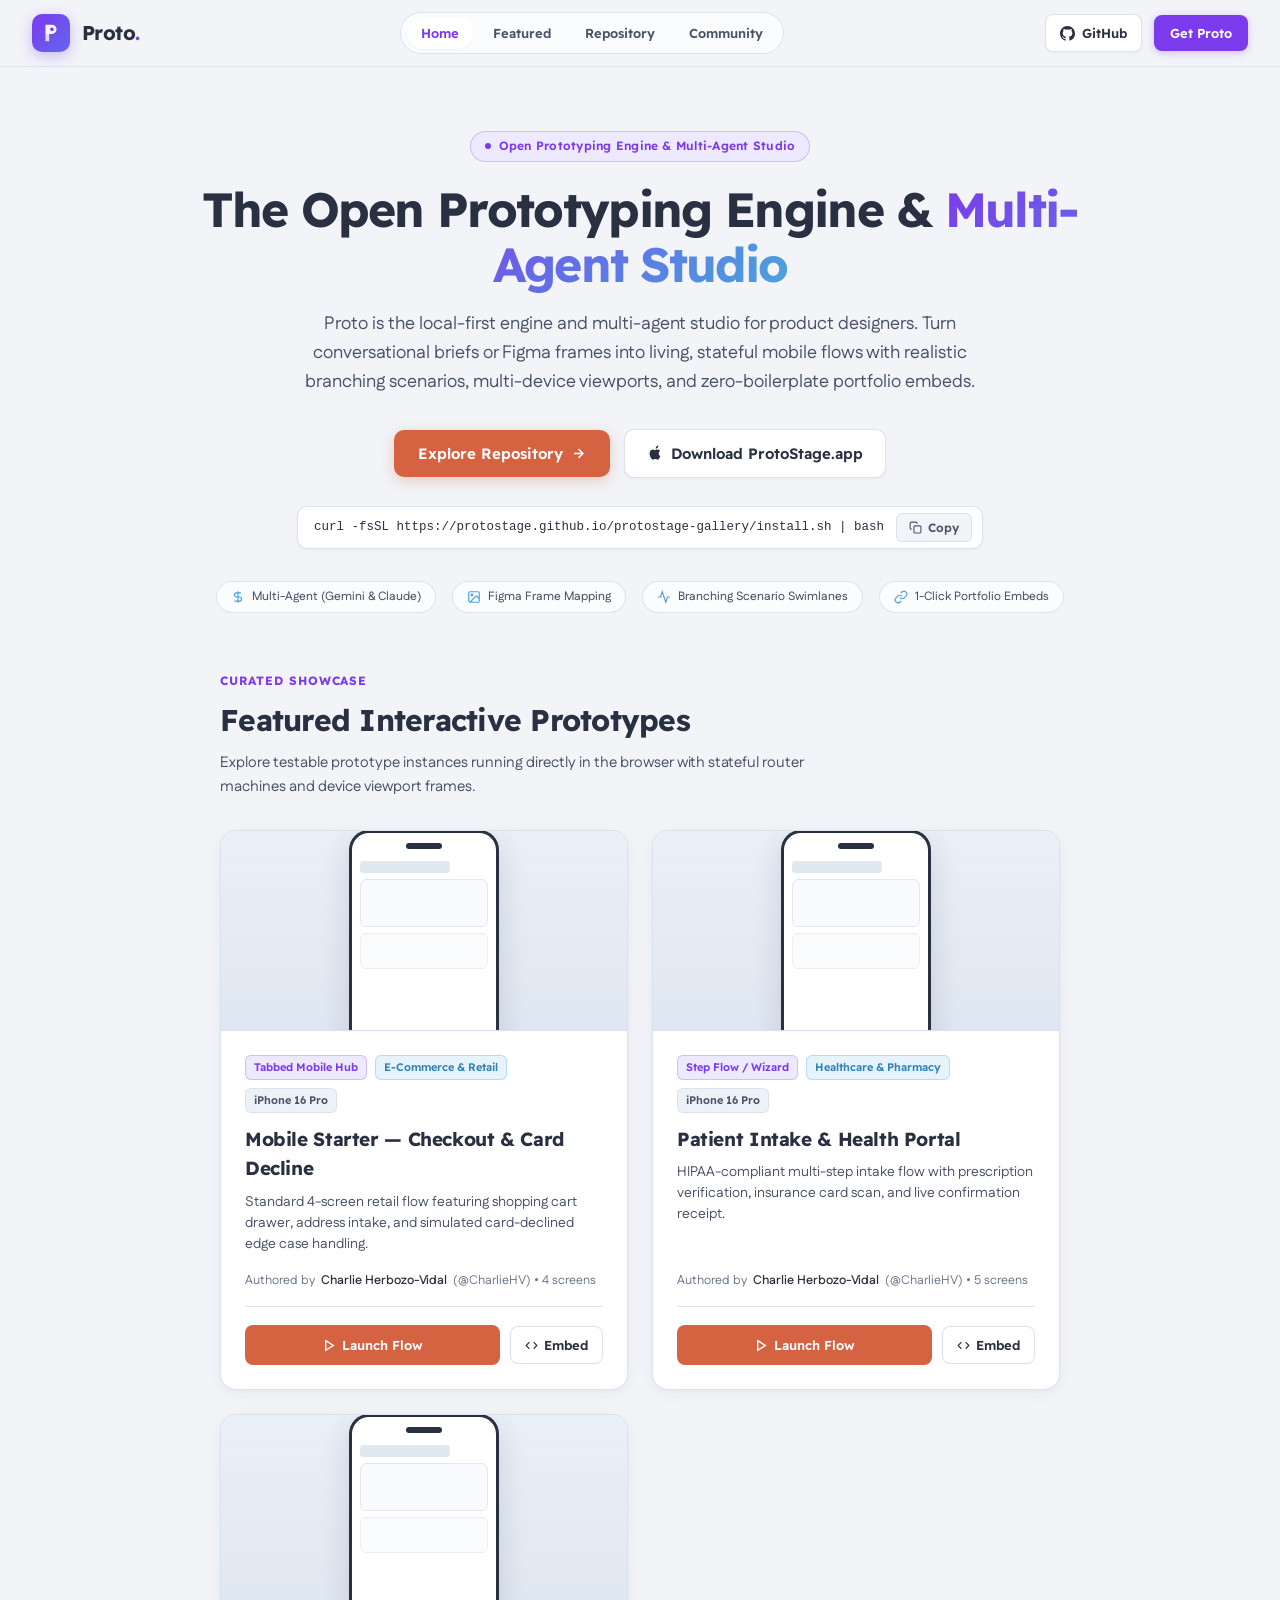
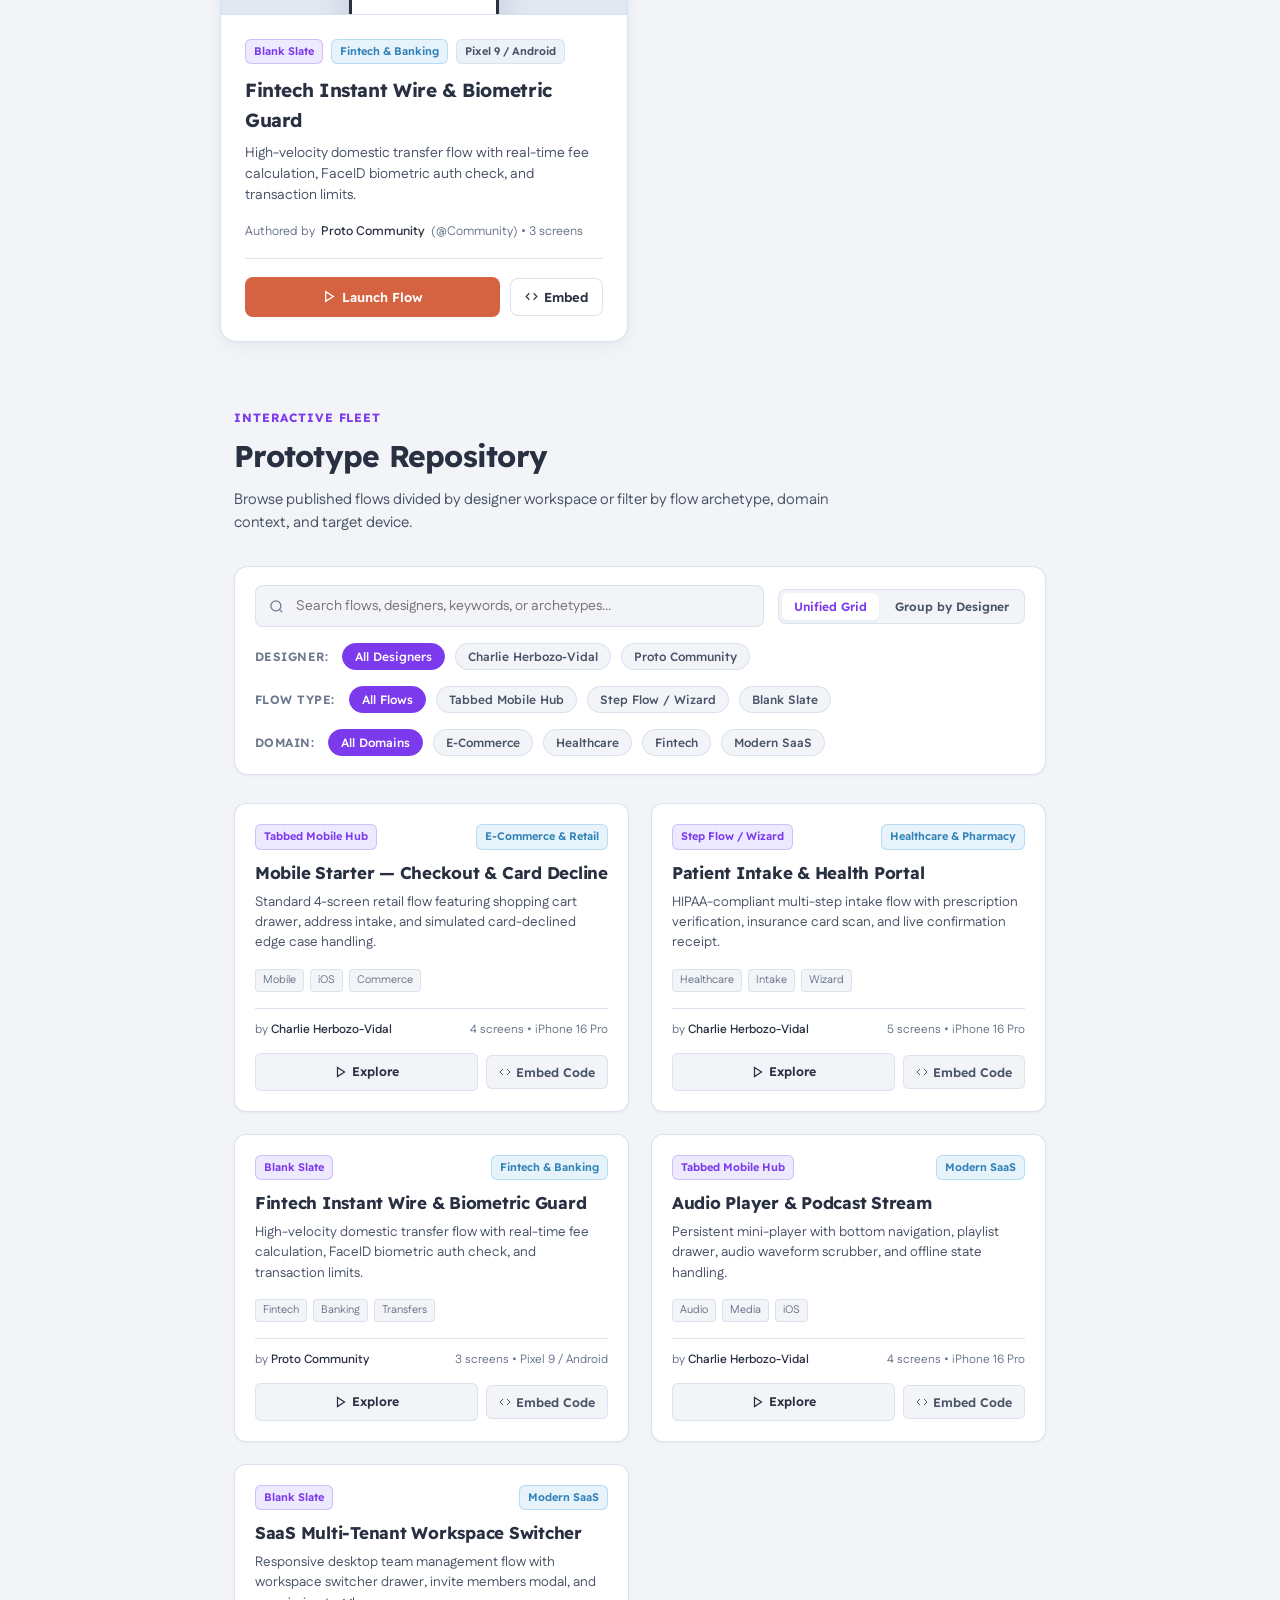
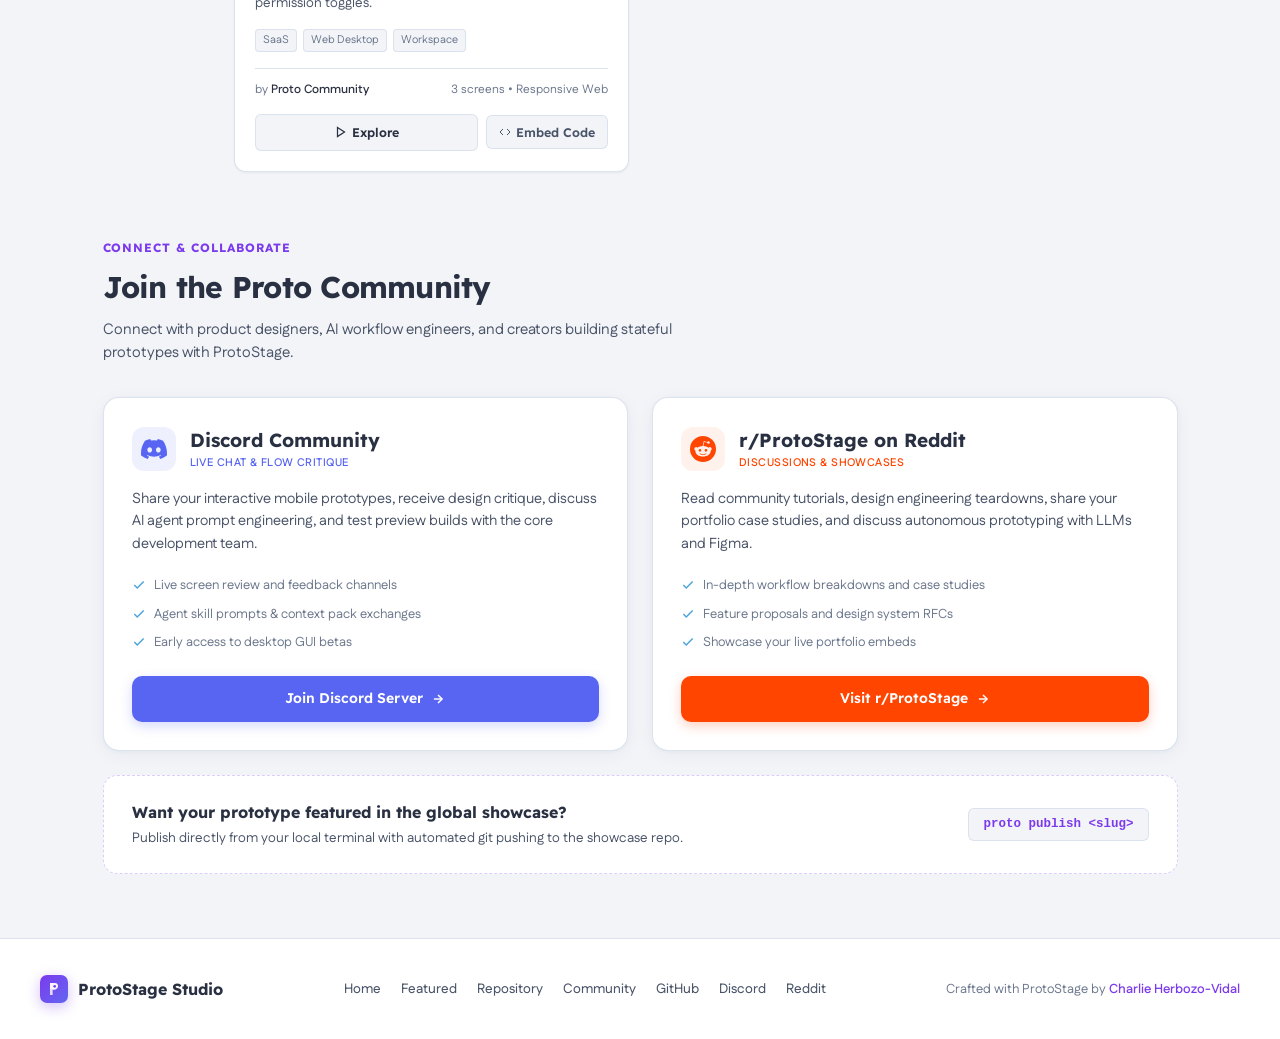
<file: index.html>
<!DOCTYPE html>
<html lang="en">
<head>
  <meta charset="UTF-8">
  <meta name="viewport" content="width=device-width, initial-scale=1.0">

  <!-- Primary Meta Tags -->
  <title>ProtoStage — Open Prototyping Engine & Showcase Gallery</title>
  <meta name="title" content="ProtoStage — Open Prototyping Engine & Showcase Gallery">
  <meta name="description" content="Turn conversational briefs and Figma frames into real, stateful interactive mobile flows. Explore curated prototypes, designer repositories, and join the community.">

  <!-- Open Graph / Facebook / LinkedIn -->
  <meta property="og:type" content="website">
  <meta property="og:url" content="https://charlie-hv97.github.io/protostage-gallery/">
  <meta property="og:title" content="ProtoStage — Open Prototyping Engine & Showcase Gallery">
  <meta property="og:description" content="Turn conversational briefs and Figma frames into real, stateful interactive mobile flows.">
  <meta property="og:image" content="https://charlie-hv97.github.io/protostage-gallery/assets/og-card.png">
  <meta property="og:image:width" content="1200">
  <meta property="og:image:height" content="630">
  <meta property="og:site_name" content="ProtoStage">

  <!-- Twitter / X -->
  <meta name="twitter:card" content="summary_large_image">
  <meta name="twitter:url" content="https://charlie-hv97.github.io/protostage-gallery/">
  <meta name="twitter:title" content="ProtoStage — Open Prototyping Engine">
  <meta name="twitter:description" content="Turn design intent into living, stateful mobile prototypes.">
  <meta name="twitter:image" content="https://charlie-hv97.github.io/protostage-gallery/assets/og-card.png">

  <!-- Favicon & Stylesheet -->
  <link rel="icon" type="image/svg+xml" href="data:image/svg+xml,<svg xmlns='http://www.w3.org/2000/svg' viewBox='0 0 24 24'><rect width='24' height='24' rx='6' fill='%237c3aed'/><text x='12' y='17' font-size='14' font-weight='bold' fill='white' text-anchor='middle'>P</text></svg>">
  <link rel="stylesheet" href="./gallery.css">
</head>
<body>

  <!-- =========================================================================
       1. Navigation Header
       ========================================================================= -->
  <header class="nav-header">
    <a href="#hero" class="nav-brand">
      <div class="proto-logo-badge" title="ProtoStage Studio">
        <svg width="22" height="22" viewBox="0 0 24 24" fill="none">
          <path d="M6 3h7a5 5 0 0 1 5 5c0 2.761-2.239 5-5 5H6V3z" fill="#ffffff" fill-opacity="0.95"/>
          <path d="M6 13h4v8H6v-8z" fill="#ffffff" fill-opacity="0.8"/>
          <circle cx="13" cy="8" r="2" fill="#7c3aed"/>
        </svg>
      </div>
      <div class="brand-text-group">
        <span class="brand-title">Proto<span class="brand-purple-dot">.</span></span>
      </div>
    </a>

    <!-- Center Navigation Links -->
    <nav class="nav-links">
      <a href="#hero" class="nav-link active" data-nav="home">Home</a>
      <a href="#featured" class="nav-link" data-nav="featured">Featured</a>
      <a href="#repository" class="nav-link" data-nav="repository">Repository</a>
      <a href="#community" class="nav-link" data-nav="community">Community</a>
    </nav>

    <!-- Right Header Actions -->
    <div class="nav-actions">
      <a href="https://github.com/ProtoStage/protostage" target="_blank" rel="noopener noreferrer" class="btn-nav-gh">
        <svg width="15" height="15" viewBox="0 0 24 24" fill="currentColor"><path d="M12 0C5.37 0 0 5.37 0 12c0 5.31 3.435 9.795 8.205 11.385.6.105.825-.255.825-.57 0-.285-.015-1.23-.015-2.235-3.015.555-3.795-.735-4.035-1.41-.135-.345-.72-1.41-1.23-1.695-.42-.225-1.02-.78-.015-.795.945-.015 1.62.87 1.845 1.23 1.08 1.815 2.805 1.305 3.495.99.105-.78.42-1.305.765-1.605-2.67-.3-5.46-1.335-5.46-5.925 0-1.305.465-2.385 1.23-3.225-.12-.3-.54-1.53.12-3.18 0 0 1.005-.315 3.3 1.23.96-.27 1.98-.405 3-.405s2.04.135 3 .405c2.295-1.56 3.3-1.23 3.3-1.23.66 1.65.24 2.88.12 3.18.765.84 1.23 1.905 1.23 3.225 0 4.605-2.805 5.625-5.475 5.925.435.375.81 1.095.81 2.22 0 1.605-.015 2.895-.015 3.3 0 .315.225.69.825.57A12.02 12.02 0 0024 12c0-6.63-5.37-12-12-12z"/></svg>
        <span>GitHub</span>
      </a>
      <a href="#hero" class="btn-nav-cta">
        <span>Get Proto</span>
      </a>
    </div>
  </header>

  <!-- =========================================================================
       2. Hero Section (What Proto is in short)
       ========================================================================= -->
  <section class="hero-section" id="hero">
    <div class="hero-eyebrow">
      <span class="hero-eyebrow-dot"></span>
      <span>Open Prototyping Engine & Multi-Agent Studio</span>
    </div>

    <h1 class="hero-title">
      The Open Prototyping Engine & <span class="hero-title-highlight">Multi-Agent Studio</span>
    </h1>

    <p class="hero-subtitle">
      Proto is the local-first engine and multi-agent studio for product designers. Turn conversational briefs or Figma frames into living, stateful mobile flows with realistic branching scenarios, multi-device viewports, and zero-boilerplate portfolio embeds.
    </p>

    <!-- Hero Action Buttons -->
    <div class="hero-actions">
      <a href="#repository" class="btn-primary-terracotta">
        <span>Explore Repository</span>
        <svg width="15" height="15" viewBox="0 0 24 24" fill="none" stroke="currentColor" stroke-width="2.5"><line x1="5" y1="12" x2="19" y2="12"></line><polyline points="12 5 19 12 12 19"></polyline></svg>
      </a>
      <a href="https://github.com/ProtoStage/protostage-gallery/releases" target="_blank" rel="noopener noreferrer" class="btn-secondary-porcelain">
        <svg width="16" height="16" viewBox="0 0 24 24" fill="currentColor"><path d="M18.71 19.5c-.83 1.24-1.71 2.45-3.05 2.47-1.34.03-1.77-.79-3.29-.79-1.53 0-2 .77-3.27.82-1.31.05-2.3-1.32-3.14-2.53C4.25 17 2.94 12.45 4.7 9.39c.87-1.52 2.43-2.48 4.12-2.51 1.28-.02 2.5.87 3.29.87.78 0 2.26-1.07 3.81-.91.65.03 2.47.26 3.64 1.98-.09.06-2.17 1.28-2.15 3.81.03 3.02 2.65 4.03 2.68 4.04-.03.07-.42 1.44-1.38 2.83M15.97 4.12c.62-.75 1.04-1.8 1.04-2.85 0-.15-.01-.29-.04-.43-.99.04-2.19.66-2.9 1.49-.55.63-.99 1.66-.99 2.74 0 .15.02.3.04.38 1.08.08 2.23-.58 2.85-1.33z"/></svg>
        <span>Download ProtoStage.app</span>
      </a>
    </div>

    <!-- Quick Terminal Install Box -->
    <div class="hero-install-box">
      <span class="hero-install-code" id="install-code-text">curl -fsSL https://protostage.github.io/protostage-gallery/install.sh | bash</span>
      <button type="button" class="btn-copy-install" id="btn-copy-install">
        <svg width="13" height="13" viewBox="0 0 24 24" fill="none" stroke="currentColor" stroke-width="2"><rect x="9" y="9" width="13" height="13" rx="2" ry="2"></rect><path d="M5 15H4a2 2 0 0 1-2-2V4a2 2 0 0 1 2-2h9a2 2 0 0 1 2 2v1"></path></svg>
        <span>Copy</span>
      </button>
    </div>

    <!-- Micro Highlights -->
    <div class="hero-feature-pills">
      <div class="feature-pill">
        <svg width="14" height="14" viewBox="0 0 24 24" fill="none" stroke="currentColor" stroke-width="2"><path d="M12 2v20M17 5H9.5a3.5 3.5 0 0 0 0 7h5a3.5 3.5 0 0 1 0 7H6"/></svg>
        <span>Multi-Agent (Gemini & Claude)</span>
      </div>
      <div class="feature-pill">
        <svg width="14" height="14" viewBox="0 0 24 24" fill="none" stroke="currentColor" stroke-width="2"><rect x="3" y="3" width="18" height="18" rx="2"></rect><circle cx="8.5" cy="8.5" r="1.5"></circle><polyline points="21 15 16 10 5 21"></polyline></svg>
        <span>Figma Frame Mapping</span>
      </div>
      <div class="feature-pill">
        <svg width="14" height="14" viewBox="0 0 24 24" fill="none" stroke="currentColor" stroke-width="2"><polyline points="22 12 18 12 15 21 9 3 6 12 2 12"></polyline></svg>
        <span>Branching Scenario Swimlanes</span>
      </div>
      <div class="feature-pill">
        <svg width="14" height="14" viewBox="0 0 24 24" fill="none" stroke="currentColor" stroke-width="2"><path d="M10 13a5 5 0 0 0 7.54.54l3-3a5 5 0 0 0-7.07-7.07l-1.72 1.71"></path><path d="M14 11a5 5 0 0 0-7.54-.54l-3 3a5 5 0 0 0 7.07 7.07l1.71-1.71"></path></svg>
        <span>1-Click Portfolio Embeds</span>
      </div>
    </div>
  </section>

  <!-- =========================================================================
       3. Featured Projects Section
       ========================================================================= -->
  <section class="section-wrapper" id="featured">
    <div class="section-header-block">
      <span class="section-eyebrow">Curated Showcase</span>
      <h2 class="section-title">Featured Interactive Prototypes</h2>
      <p class="section-desc">
        Explore testable prototype instances running directly in the browser with stateful router machines and device viewport frames.
      </p>
    </div>

    <div class="featured-grid" id="featured-grid">
      <!-- Injected dynamically by gallery.js -->
    </div>
  </section>

  <!-- =========================================================================
       4. Prototype Repository Section (Filterable & Grouped by Designer)
       ========================================================================= -->
  <section class="section-wrapper" id="repository">
    <div class="section-header-block">
      <span class="section-eyebrow">Interactive Fleet</span>
      <h2 class="section-title">Prototype Repository</h2>
      <p class="section-desc">
        Browse published flows divided by designer workspace or filter by flow archetype, domain context, and target device.
      </p>
    </div>

    <!-- Repository Controls Bar -->
    <div class="repo-controls-bar">
      <!-- Search & View Mode Switcher -->
      <div class="repo-search-row">
        <div class="repo-search-wrapper">
          <svg width="15" height="15" viewBox="0 0 24 24" fill="none" stroke="currentColor" stroke-width="2"><circle cx="11" cy="11" r="8"></circle><line x1="21" y1="21" x2="16.65" y2="16.65"></line></svg>
          <input type="text" id="repo-search-input" class="repo-search-input" placeholder="Search flows, designers, keywords, or archetypes..." autocomplete="off">
        </div>

        <div class="repo-view-mode-pill">
          <button type="button" class="view-mode-btn active" id="btn-view-unified">Unified Grid</button>
          <button type="button" class="view-mode-btn" id="btn-view-grouped">Group by Designer</button>
        </div>
      </div>

      <!-- Filter by Designer Chips -->
      <div class="repo-filter-chips-row" id="designer-filter-chips">
        <span class="filter-label">Designer:</span>
        <button type="button" class="filter-chip active" data-designer="all">All Designers</button>
        <button type="button" class="filter-chip" data-designer="charliehvd">Charlie Herbozo-Vidal</button>
        <button type="button" class="filter-chip" data-designer="community">Proto Community</button>
      </div>

      <!-- Filter by Flow Archetype Chips -->
      <div class="repo-filter-chips-row" id="archetype-filter-chips">
        <span class="filter-label">Flow Type:</span>
        <button type="button" class="filter-chip active" data-archetype="all">All Flows</button>
        <button type="button" class="filter-chip" data-archetype="tabbed">Tabbed Mobile Hub</button>
        <button type="button" class="filter-chip" data-archetype="wizard">Step Flow / Wizard</button>
        <button type="button" class="filter-chip" data-archetype="blank">Blank Slate</button>
      </div>

      <!-- Filter by Domain Context Chips -->
      <div class="repo-filter-chips-row" id="domain-filter-chips">
        <span class="filter-label">Domain:</span>
        <button type="button" class="filter-chip active" data-domain="all">All Domains</button>
        <button type="button" class="filter-chip" data-domain="commerce">E-Commerce</button>
        <button type="button" class="filter-chip" data-domain="healthcare">Healthcare</button>
        <button type="button" class="filter-chip" data-domain="fintech">Fintech</button>
        <button type="button" class="filter-chip" data-domain="saas">Modern SaaS</button>
      </div>
    </div>

    <!-- Repository Cards Grid -->
    <div class="repo-grid" id="repo-grid">
      <!-- Injected dynamically by gallery.js -->
    </div>
  </section>

  <!-- =========================================================================
       5. Community Section (Discord & Reddit)
       ========================================================================= -->
  <section class="section-wrapper" id="community">
    <div class="section-header-block">
      <span class="section-eyebrow">Connect & Collaborate</span>
      <h2 class="section-title">Join the Proto Community</h2>
      <p class="section-desc">
        Connect with product designers, AI workflow engineers, and creators building stateful prototypes with ProtoStage.
      </p>
    </div>

    <div class="community-grid">
      <!-- Discord Card -->
      <div class="community-card discord-card">
        <div class="community-header">
          <div class="community-brand-icon">
            <svg width="26" height="26" viewBox="0 0 24 24" fill="currentColor">
              <path d="M20.317 4.37a19.791 19.791 0 0 0-4.885-1.515.074.074 0 0 0-.079.037c-.21.375-.444.864-.608 1.25a18.27 18.27 0 0 0-5.487 0 12.64 12.64 0 0 0-.617-1.25.077.077 0 0 0-.079-.037A19.736 19.736 0 0 0 3.677 4.37a.07.07 0 0 0-.032.027C.533 9.046-.32 13.58.099 18.057a.082.082 0 0 0 .031.057 19.9 19.9 0 0 0 5.993 3.03.078.078 0 0 0 .084-.028c.462-.63.874-1.295 1.226-1.994.021-.041.001-.09-.041-.106a13.107 13.107 0 0 1-1.872-.892.077.077 0 0 1-.008-.128 10.2 10.2 0 0 0 .372-.292.074.074 0 0 1 .077-.01c3.929 1.793 8.18 1.793 12.061 0a.074.074 0 0 1 .078.01c.12.098.246.198.373.292a.077.077 0 0 1-.006.127 12.299 12.299 0 0 1-1.873.894.077.077 0 0 0-.041.107c.36.698.772 1.362 1.225 1.993a.076.076 0 0 0 .084.028 19.839 19.839 0 0 0 6.002-3.03.077.077 0 0 0 .032-.054c.5-5.177-.838-9.674-3.549-13.66a.061.061 0 0 0-.031-.028zM8.02 15.33c-1.183 0-2.157-1.085-2.157-2.419 0-1.333.956-2.419 2.157-2.419 1.21 0 2.176 1.096 2.157 2.42 0 1.333-.956 2.418-2.157 2.418zm7.975 0c-1.183 0-2.157-1.085-2.157-2.419 0-1.333.955-2.419 2.157-2.419 1.21 0 2.176 1.096 2.157 2.42 0 1.333-.946 2.418-2.157 2.418z"/>
            </svg>
          </div>
          <div class="community-title-group">
            <h3 class="community-title">Discord Community</h3>
            <span class="community-badge">Live Chat & Flow Critique</span>
          </div>
        </div>

        <p class="community-desc">
          Share your interactive mobile prototypes, receive design critique, discuss AI agent prompt engineering, and test preview builds with the core development team.
        </p>

        <div class="community-perks-list">
          <div class="community-perk-item">
            <svg width="14" height="14" viewBox="0 0 24 24" fill="none" stroke="currentColor" stroke-width="2.5"><polyline points="20 6 9 17 4 12"></polyline></svg>
            <span>Live screen review and feedback channels</span>
          </div>
          <div class="community-perk-item">
            <svg width="14" height="14" viewBox="0 0 24 24" fill="none" stroke="currentColor" stroke-width="2.5"><polyline points="20 6 9 17 4 12"></polyline></svg>
            <span>Agent skill prompts & context pack exchanges</span>
          </div>
          <div class="community-perk-item">
            <svg width="14" height="14" viewBox="0 0 24 24" fill="none" stroke="currentColor" stroke-width="2.5"><polyline points="20 6 9 17 4 12"></polyline></svg>
            <span>Early access to desktop GUI betas</span>
          </div>
        </div>

        <a href="https://discord.gg/protostage" target="_blank" rel="noopener noreferrer" class="btn-community-action">
          <span>Join Discord Server</span>
          <svg width="14" height="14" viewBox="0 0 24 24" fill="none" stroke="currentColor" stroke-width="2.5"><line x1="5" y1="12" x2="19" y2="12"></line><polyline points="12 5 19 12 12 19"></polyline></svg>
        </a>
      </div>

      <!-- Reddit Card -->
      <div class="community-card reddit-card">
        <div class="community-header">
          <div class="community-brand-icon">
            <svg width="26" height="26" viewBox="0 0 24 24" fill="currentColor">
              <path d="M12 0A12 12 0 0 0 0 12a12 12 0 0 0 12 12 12 12 0 0 0 12-12A12 12 0 0 0 12 0zm5.01 4.744c.688 0 1.25.561 1.25 1.249a1.25 1.25 0 0 1-2.498.056l-2.597-.547-.8 3.747c1.824.07 3.48.632 4.674 1.488.308-.309.73-.491 1.207-.491.968 0 1.754.786 1.754 1.754 0 .716-.435 1.333-1.01 1.614a3.111 3.111 0 0 1 .042.52c0 2.694-3.13 4.87-7.004 4.87-3.874 0-7.004-2.176-7.004-4.87 0-.183.015-.366.043-.534A1.748 1.748 0 0 1 4.028 12c0-.968.786-1.754 1.754-1.754.463 0 .898.196 1.207.49 1.207-.883 2.878-1.43 4.744-1.487l.885-4.182a.342.342 0 0 1 .14-.197.35.35 0 0 1 .238-.042l2.906.617a1.214 1.214 0 0 1 1.108-.701zM9.25 12C8.561 12 8 12.562 8 13.25c0 .687.561 1.248 1.25 1.248.687 0 1.248-.561 1.248-1.249 0-.688-.561-1.249-1.249-1.249zm5.5 0c-.687 0-1.248.561-1.248 1.25 0 .687.561 1.248 1.249 1.248.688 0 1.249-.561 1.249-1.249 0-.687-.562-1.249-1.25-1.249zm-5.466 3.99a.327.327 0 0 0-.231.094.33.33 0 0 0 0 .463c.842.842 2.484.913 2.961.913.477 0 2.105-.056 2.961-.913a.361.361 0 0 0 .029-.463.33.33 0 0 0-.464 0c-.547.533-1.684.73-2.512.73-.828 0-1.979-.196-2.512-.73a.326.326 0 0 0-.232-.095z"/>
            </svg>
          </div>
          <div class="community-title-group">
            <h3 class="community-title">r/ProtoStage on Reddit</h3>
            <span class="community-badge">Discussions & Showcases</span>
          </div>
        </div>

        <p class="community-desc">
          Read community tutorials, design engineering teardowns, share your portfolio case studies, and discuss autonomous prototyping with LLMs and Figma.
        </p>

        <div class="community-perks-list">
          <div class="community-perk-item">
            <svg width="14" height="14" viewBox="0 0 24 24" fill="none" stroke="currentColor" stroke-width="2.5"><polyline points="20 6 9 17 4 12"></polyline></svg>
            <span>In-depth workflow breakdowns and case studies</span>
          </div>
          <div class="community-perk-item">
            <svg width="14" height="14" viewBox="0 0 24 24" fill="none" stroke="currentColor" stroke-width="2.5"><polyline points="20 6 9 17 4 12"></polyline></svg>
            <span>Feature proposals and design system RFCs</span>
          </div>
          <div class="community-perk-item">
            <svg width="14" height="14" viewBox="0 0 24 24" fill="none" stroke="currentColor" stroke-width="2.5"><polyline points="20 6 9 17 4 12"></polyline></svg>
            <span>Showcase your live portfolio embeds</span>
          </div>
        </div>

        <a href="https://reddit.com/r/protostage" target="_blank" rel="noopener noreferrer" class="btn-community-action">
          <span>Visit r/ProtoStage</span>
          <svg width="14" height="14" viewBox="0 0 24 24" fill="none" stroke="currentColor" stroke-width="2.5"><line x1="5" y1="12" x2="19" y2="12"></line><polyline points="12 5 19 12 12 19"></polyline></svg>
        </a>
      </div>
    </div>

    <!-- Publishing Callout -->
    <div class="community-publish-banner">
      <div class="publish-banner-content">
        <h4>Want your prototype featured in the global showcase?</h4>
        <p>Publish directly from your local terminal with automated git pushing to the showcase repo.</p>
      </div>
      <div class="publish-banner-code">
        <span>proto publish &lt;slug&gt;</span>
      </div>
    </div>
  </section>

  <!-- =========================================================================
       6. Embed Modal
       ========================================================================= -->
  <div class="modal-overlay" id="embed-modal">
    <div class="modal-box">
      <div class="modal-header">
        <h3 class="modal-title" id="modal-proto-title">Embed Prototype</h3>
        <button type="button" class="modal-close" id="modal-close">&times;</button>
      </div>
      <div class="modal-body">
        <div class="modal-tabs">
          <button type="button" class="tab-btn active" id="tab-iframe" data-tab="iframe">iFrame Embed</button>
          <button type="button" class="tab-btn" id="tab-script" data-tab="script">Universal Script</button>
          <button type="button" class="tab-btn" id="tab-link" data-tab="link">Direct URL</button>
        </div>

        <div class="code-container">
          <pre class="code-box" id="embed-code-box"></pre>
          <button type="button" class="copy-btn" id="copy-embed-btn">Copy</button>
        </div>

        <p class="modal-instruction">
          Paste this snippet directly into Framer, Webflow, Notion, or your custom portfolio site. The prototype automatically renders inside an interactive mobile bezel with responsive scaling.
        </p>
      </div>
    </div>
  </div>

  <!-- =========================================================================
       7. Footer
       ========================================================================= -->
  <footer class="gallery-footer">
    <div class="footer-inner">
      <div class="footer-brand">
        <div class="proto-logo-badge" style="width:28px; height:28px; border-radius:7px;">
          <svg width="16" height="16" viewBox="0 0 24 24" fill="none">
            <path d="M6 3h7a5 5 0 0 1 5 5c0 2.761-2.239 5-5 5H6V3z" fill="#ffffff" fill-opacity="0.95"/>
            <path d="M6 13h4v8H6v-8z" fill="#ffffff" fill-opacity="0.8"/>
            <circle cx="13" cy="8" r="2" fill="#7c3aed"/>
          </svg>
        </div>
        <span>ProtoStage Studio</span>
      </div>

      <div class="footer-links">
        <a href="#hero">Home</a>
        <a href="#featured">Featured</a>
        <a href="#repository">Repository</a>
        <a href="#community">Community</a>
        <a href="https://github.com/ProtoStage/protostage" target="_blank" rel="noopener noreferrer">GitHub</a>
        <a href="https://discord.gg/protostage" target="_blank" rel="noopener noreferrer">Discord</a>
        <a href="https://reddit.com/r/protostage" target="_blank" rel="noopener noreferrer">Reddit</a>
      </div>

      <div class="footer-credit">
        Crafted with ProtoStage by <a href="https://charlie-hv97.github.io" target="_blank" rel="noopener" style="color:var(--proto-purple); font-weight:600; text-decoration:none;">Charlie Herbozo-Vidal</a>
      </div>
    </div>
  </footer>

  <script src="./gallery.js"></script>
</body>
</html>
</file>
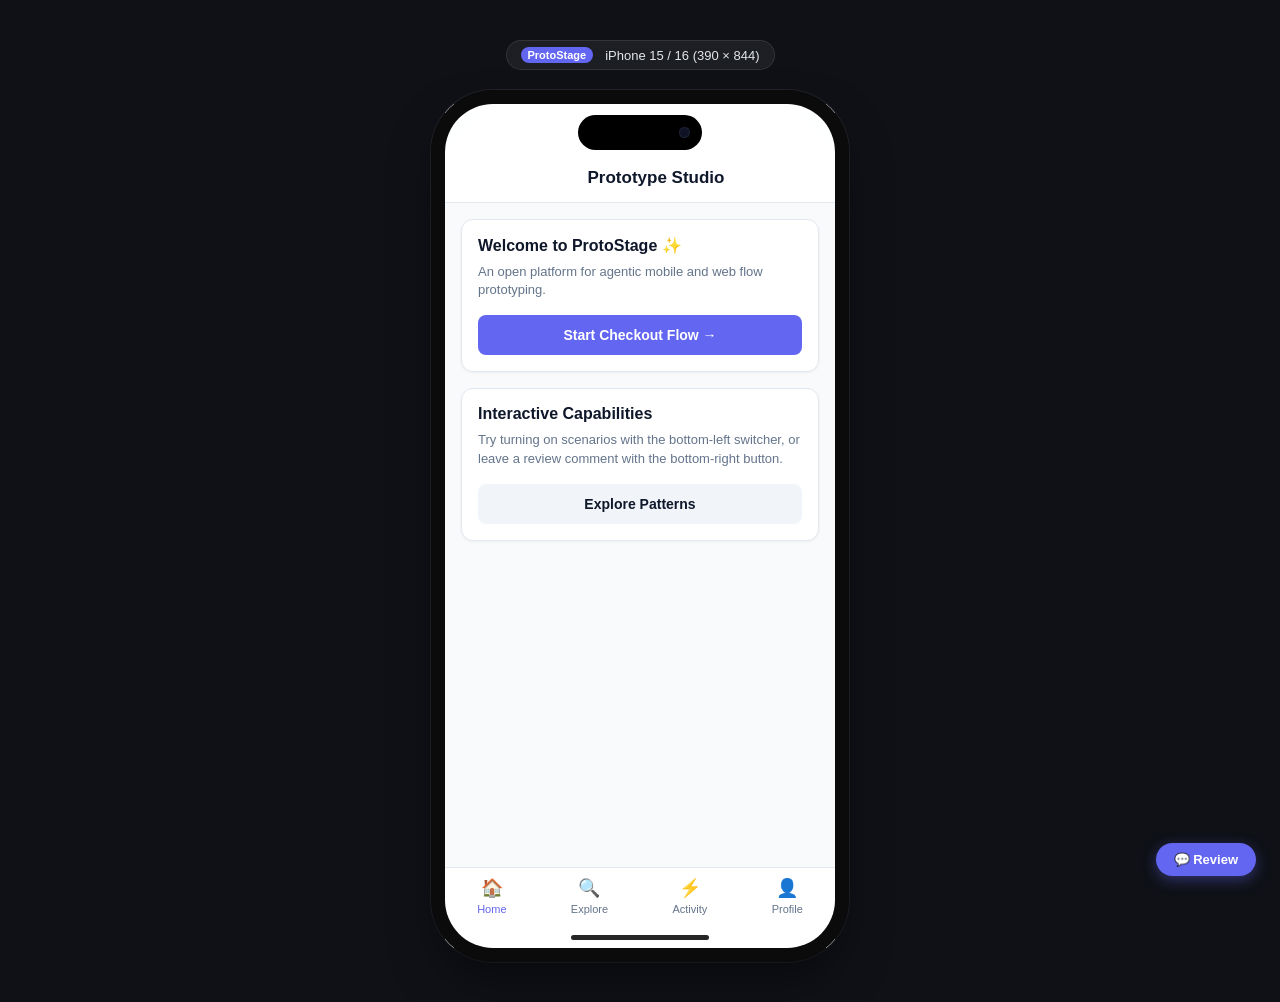
<file: designers/charlie-herbozo-vidal/mobile-starter/index.html>
<!DOCTYPE html>
<html lang="en">
<head>
  <meta charset="UTF-8">
  <meta name="viewport" content="width=device-width, initial-scale=1.0">

  <!-- Primary Meta Tags -->
  <title>Mobile Starter Flow — ProtoStage</title>
  <meta name="title" content="Mobile Starter Flow — ProtoStage">
  <meta name="description" content="Interactive mobile prototype with multi-screen flow router, scenarios, and annotations. Built with ProtoStage by Charlie Herbozo-Vidal.">

  <!-- Open Graph / Facebook / LinkedIn -->
  <meta property="og:type" content="website">
  <meta property="og:url" content="https://charlie-hv97.github.io/protostage-gallery/designers/charlie-herbozo-vidal/mobile-starter/index.html">
  <meta property="og:title" content="Mobile Starter Flow — ProtoStage">
  <meta property="og:description" content="Built with ProtoStage by Charlie Herbozo-Vidal">
  <meta property="og:image" content="./og-card.png">
  <meta property="og:image:width" content="1200">
  <meta property="og:image:height" content="630">
  <meta property="og:site_name" content="ProtoStage">

  <!-- Twitter / X -->
  <meta name="twitter:card" content="summary_large_image">
  <meta name="twitter:url" content="https://charlie-hv97.github.io/protostage-gallery/designers/charlie-herbozo-vidal/mobile-starter/index.html">
  <meta name="twitter:title" content="Mobile Starter Flow — ProtoStage">
  <meta name="twitter:description" content="Built with ProtoStage by Charlie Herbozo-Vidal">
  <meta name="twitter:image" content="./og-card.png">

  <link rel="stylesheet" href="./stage.css">
  <link rel="stylesheet" href="./style.css">
</head>
<body>
  <div class="proto-page">
    <div class="stage-viewport">
      <div class="stage-toolbar">
        <span class="badge">ProtoStage</span>
        <span>iPhone 15 / 16 (390 × 844)</span>
      </div>

      <div class="stage-center">
        <!-- Device Frame with Bezel and Corner Masking -->
        <div class="device-frame">
          <div class="device-frame__dynamic-island">
            <div class="device-frame__camera"></div>
          </div>

          <!-- Screen Container -->
          <div class="device-frame__screen">
            <div id="app-shell">
              <header id="header-slot"></header>
              <main id="content-slot"></main>
              <footer id="footer-slot"></footer>
            </div>
          </div>

          <!-- Paints the rounded corners over the deliberately square screen -->
          <div class="device-frame__corner-mask"></div>

          <div class="device-frame__home-indicator"></div>
        </div>
      </div>
    </div>
  </div>

  <!-- Runtime Scripts -->
  <script src="./shell.js"></script>
  <script src="./flow-router.js"></script>
  <script src="./conditions.js"></script>
  <script src="./annotate.js" data-proto="charlie-herbozo/mobile-starter" data-comments="issues" data-repo="Charlie-HV97/protostage" data-labels="comment,prototype-feedback,designer:charlie-herbozo,mobile-starter"></script>
  <script src="./app.js"></script>
</body>
</html>
</file>
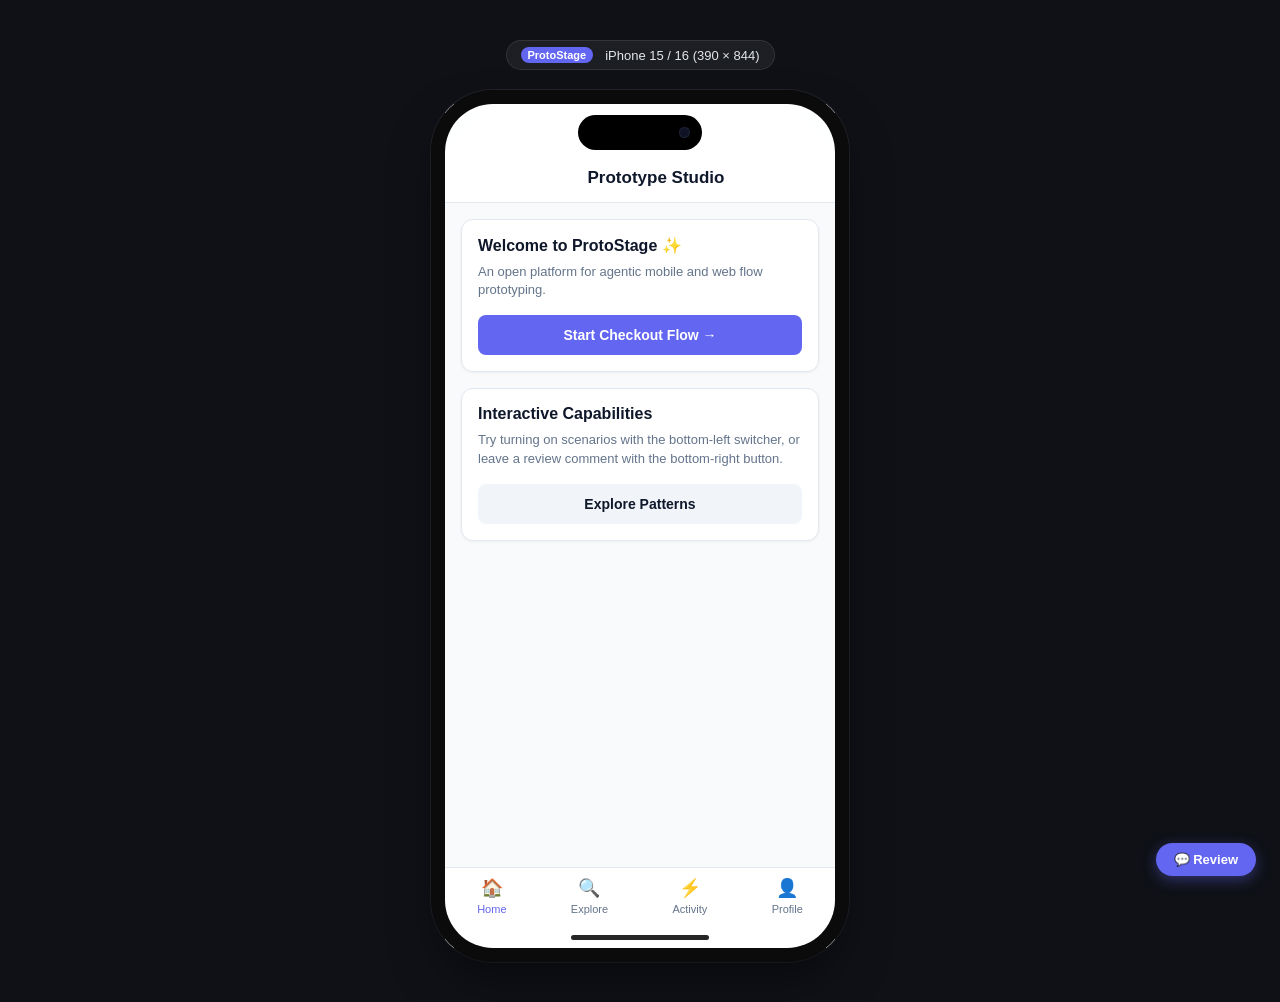
<file: designers/charlie-herbozo/mobile-starter/index.html>
<!DOCTYPE html>
<html lang="en">
<head>
  <meta charset="UTF-8">
  <meta name="viewport" content="width=device-width, initial-scale=1.0">

  <!-- Primary Meta Tags -->
  <title>Mobile Starter Flow — ProtoStage</title>
  <meta name="title" content="Mobile Starter Flow — ProtoStage">
  <meta name="description" content="Interactive mobile prototype with multi-screen flow router, scenarios, and annotations. Built with ProtoStage by Charlie Herbozo-Vidal.">

  <!-- Open Graph / Facebook / LinkedIn -->
  <meta property="og:type" content="website">
  <meta property="og:url" content="https://charlie-hv97.github.io/protostage/gallery/designers/charlie-herbozo/mobile-starter/">
  <meta property="og:title" content="Mobile Starter Flow — ProtoStage">
  <meta property="og:description" content="Built with ProtoStage by Charlie Herbozo-Vidal">
  <meta property="og:image" content="./og-card.png">
  <meta property="og:image:width" content="1200">
  <meta property="og:image:height" content="630">
  <meta property="og:site_name" content="ProtoStage">

  <!-- Twitter / X -->
  <meta name="twitter:card" content="summary_large_image">
  <meta name="twitter:url" content="https://charlie-hv97.github.io/protostage/gallery/designers/charlie-herbozo/mobile-starter/">
  <meta name="twitter:title" content="Mobile Starter Flow — ProtoStage">
  <meta name="twitter:description" content="Built with ProtoStage by Charlie Herbozo-Vidal">
  <meta name="twitter:image" content="./og-card.png">

  <link rel="stylesheet" href="./stage.css">
  <link rel="stylesheet" href="./style.css">
</head>
<body>
  <div class="proto-page">
    <div class="stage-viewport">
      <div class="stage-toolbar">
        <span class="badge">ProtoStage</span>
        <span>iPhone 15 / 16 (390 × 844)</span>
      </div>

      <div class="stage-center">
        <!-- Device Frame with Bezel and Corner Masking -->
        <div class="device-frame">
          <div class="device-frame__dynamic-island">
            <div class="device-frame__camera"></div>
          </div>

          <!-- Screen Container -->
          <div class="device-frame__screen">
            <div id="app-shell">
              <header id="header-slot"></header>
              <main id="content-slot"></main>
              <footer id="footer-slot"></footer>
            </div>
          </div>

          <!-- Paints the rounded corners over the deliberately square screen -->
          <div class="device-frame__corner-mask"></div>

          <div class="device-frame__home-indicator"></div>
        </div>
      </div>
    </div>
  </div>

  <!-- Runtime Scripts -->
  <script src="./shell.js"></script>
  <script src="./flow-router.js"></script>
  <script src="./conditions.js"></script>
  <script src="./annotate.js" data-proto="charlie-herbozo/mobile-starter" data-comments="issues" data-repo="Charlie-HV97/protostage" data-labels="comment,prototype-feedback,designer:charlie-herbozo,mobile-starter"></script>
  <script src="./app.js"></script>
</body>
</html>
</file>
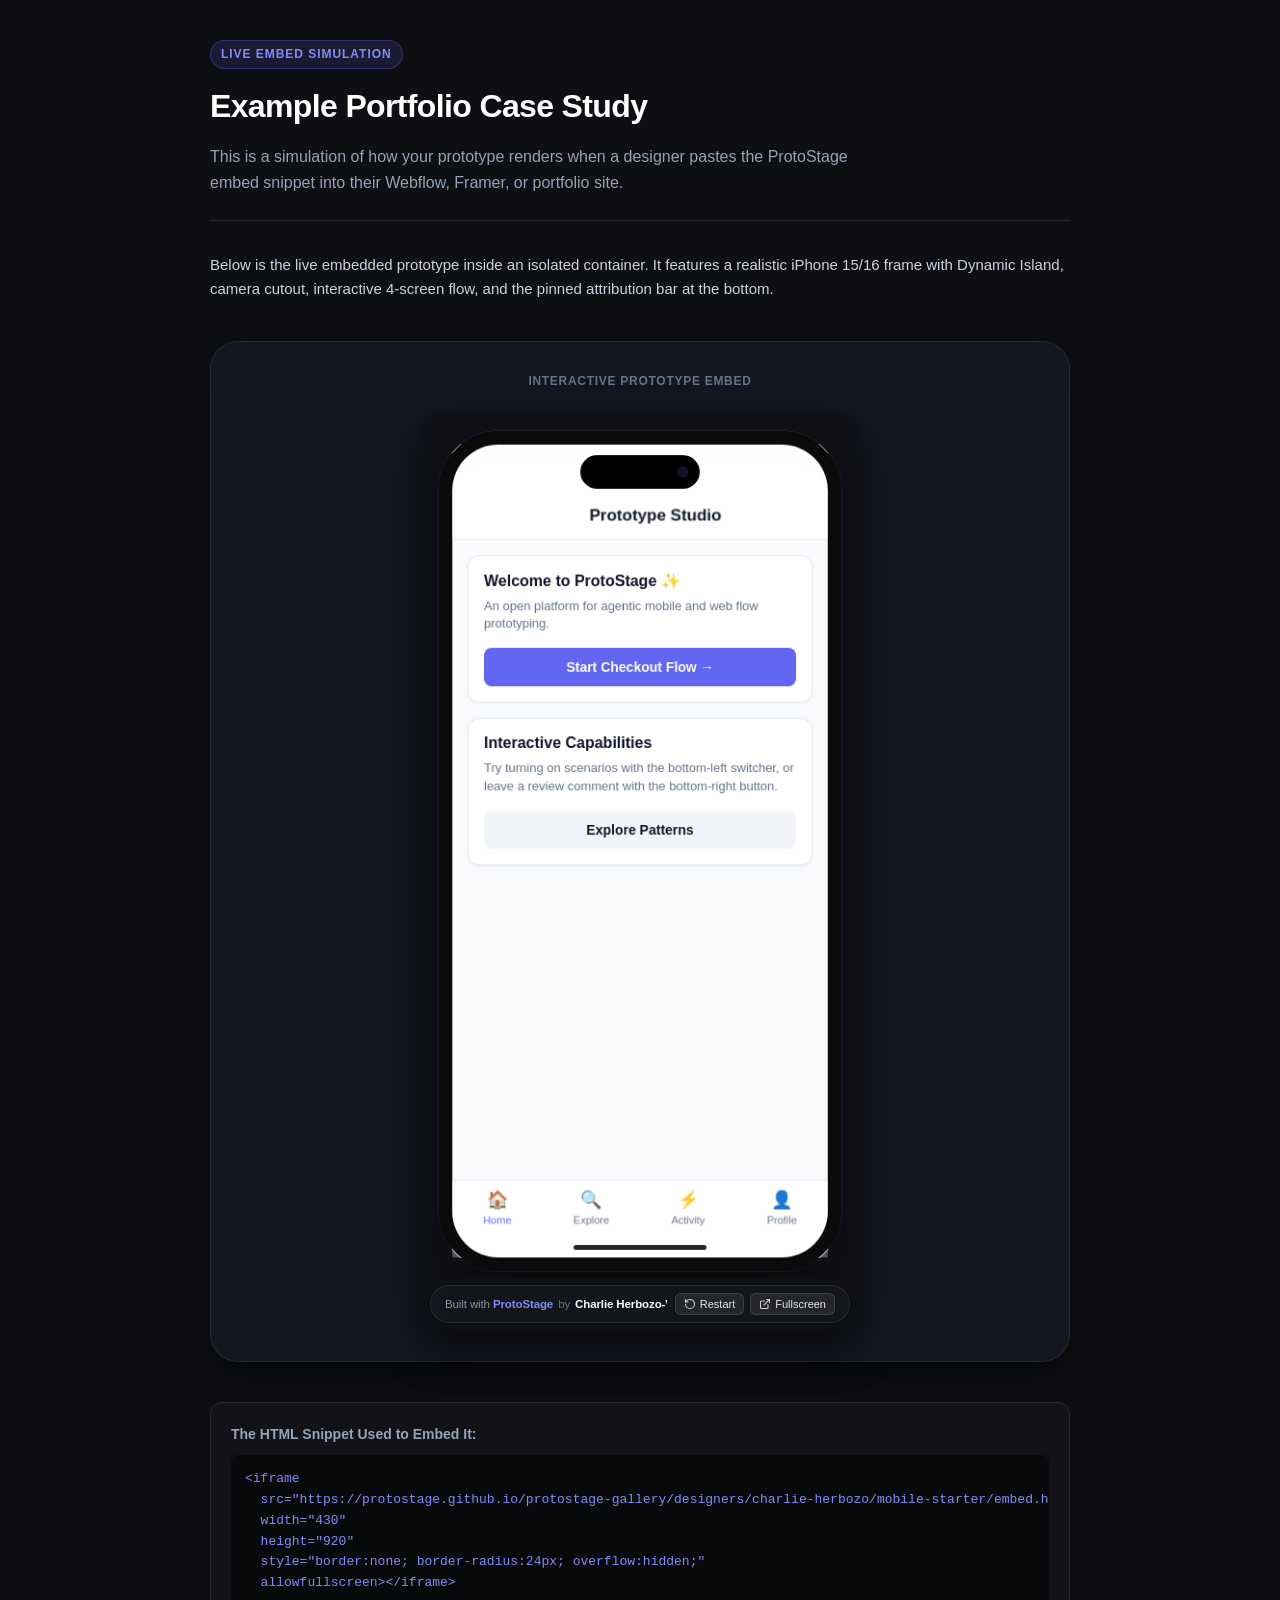
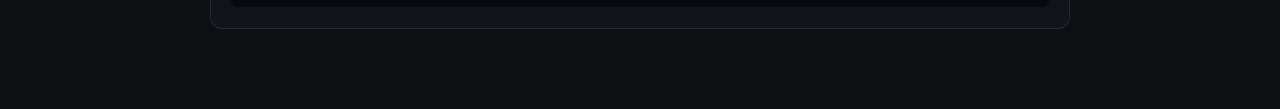
<file: preview-embed.html>
<!DOCTYPE html>
<html lang="en">
<head>
  <meta charset="UTF-8">
  <meta name="viewport" content="width=device-width, initial-scale=1.0">
  <title>Portfolio Preview — How ProtoStage Embed Looks</title>
  <style>
    * { box-sizing: border-box; margin: 0; padding: 0; }
    body {
      font-family: -apple-system, BlinkMacSystemFont, "SF Pro Text", "Segoe UI", Roboto, sans-serif;
      background: #0d0f12;
      color: #e2e8f0;
      padding: 40px 20px 80px;
      line-height: 1.6;
    }
    .portfolio-container {
      max-width: 860px;
      margin: 0 auto;
    }
    .portfolio-header {
      border-bottom: 1px solid rgba(255, 255, 255, 0.1);
      padding-bottom: 24px;
      margin-bottom: 32px;
    }
    .badge {
      display: inline-block;
      font-size: 12px;
      text-transform: uppercase;
      letter-spacing: 0.08em;
      background: rgba(99, 102, 241, 0.15);
      color: #818cf8;
      border: 1px solid rgba(99, 102, 241, 0.3);
      padding: 4px 10px;
      border-radius: 9999px;
      font-weight: 600;
      margin-bottom: 12px;
    }
    h1 {
      font-size: 32px;
      font-weight: 700;
      color: #ffffff;
      margin-bottom: 12px;
      letter-spacing: -0.02em;
    }
    p.lead {
      font-size: 16px;
      color: #94a3b8;
      max-width: 680px;
    }
    .case-study-content {
      margin-bottom: 40px;
      font-size: 15px;
      color: #cbd5e1;
    }
    .embed-showcase {
      display: flex;
      flex-direction: column;
      align-items: center;
      margin: 36px 0;
      background: #14171f;
      border: 1px solid rgba(255, 255, 255, 0.08);
      border-radius: 28px;
      padding: 30px 20px;
      box-shadow: 0 20px 50px rgba(0, 0, 0, 0.5);
    }
    .embed-label {
      font-size: 12px;
      text-transform: uppercase;
      letter-spacing: 0.06em;
      color: #64748b;
      font-weight: 600;
      margin-bottom: 20px;
    }
    .iframe-wrapper {
      width: 100%;
      max-width: 440px;
      height: 920px;
      border-radius: 24px;
      overflow: hidden;
      box-shadow: 0 16px 40px rgba(0, 0, 0, 0.6);
    }
    iframe {
      width: 100%;
      height: 100%;
      border: none;
      display: block;
    }
    .snippet-box {
      margin-top: 40px;
      background: #111318;
      border: 1px solid rgba(255, 255, 255, 0.08);
      border-radius: 12px;
      padding: 20px;
    }
    .snippet-box h3 {
      font-size: 14px;
      color: #94a3b8;
      margin-bottom: 10px;
    }
    pre {
      background: #08090b;
      padding: 14px;
      border-radius: 8px;
      font-family: ui-monospace, Menlo, Monaco, monospace;
      font-size: 13px;
      color: #818cf8;
      overflow-x: auto;
    }
  </style>
</head>
<body>
  <div class="portfolio-container">
    <div class="portfolio-header">
      <span class="badge">Live Embed Simulation</span>
      <h1>Example Portfolio Case Study</h1>
      <p class="lead">
        This is a simulation of how your prototype renders when a designer pastes the ProtoStage embed snippet into their Webflow, Framer, or portfolio site.
      </p>
    </div>

    <div class="case-study-content">
      <p>
        Below is the live embedded prototype inside an isolated container. It features a realistic iPhone 15/16 frame with Dynamic Island, camera cutout, interactive 4-screen flow, and the pinned attribution bar at the bottom.
      </p>
    </div>

    <div class="embed-showcase">
      <div class="embed-label">Interactive Prototype Embed</div>
      <div class="iframe-wrapper">
        <iframe src="./designers/charlie-herbozo/mobile-starter/embed.html" title="ProtoStage Embed Preview"></iframe>
      </div>
    </div>

    <div class="snippet-box">
      <h3>The HTML Snippet Used to Embed It:</h3>
      <pre>&lt;iframe
  src="https://protostage.github.io/protostage-gallery/designers/charlie-herbozo/mobile-starter/embed.html"
  width="430"
  height="920"
  style="border:none; border-radius:24px; overflow:hidden;"
  allowfullscreen&gt;&lt;/iframe&gt;</pre>
    </div>
  </div>
</body>
</html>
</file>
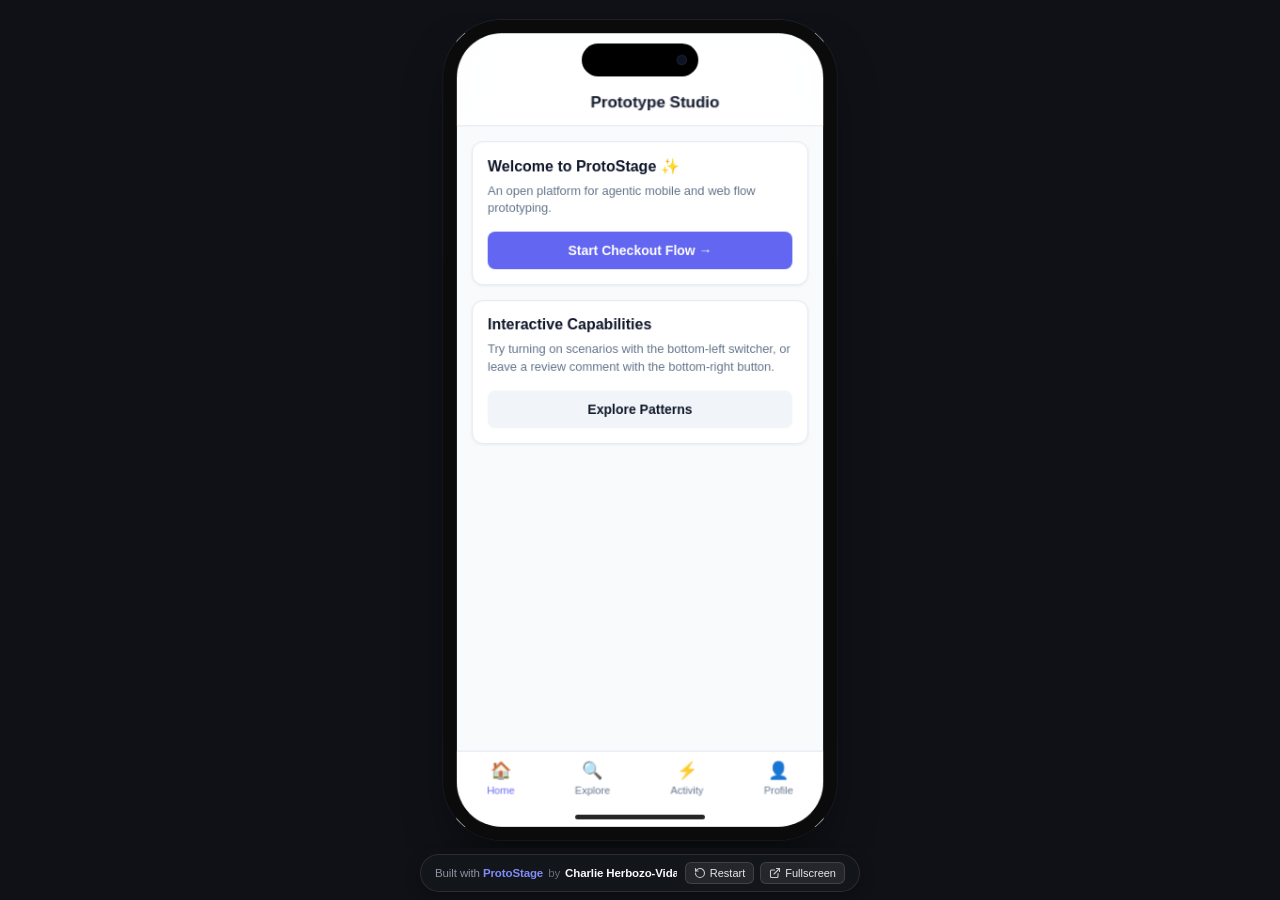
<file: designers/charlie-herbozo-vidal/mobile-starter/embed.html>
<!DOCTYPE html>
<html lang="en">
<head>
  <meta charset="UTF-8">
  <meta name="viewport" content="width=device-width, initial-scale=1.0">

  <!-- Primary Meta Tags -->
  <title>ProtoStage Prototype (Embedded)</title>
  <meta name="title" content="ProtoStage Prototype (Embedded)">
  <meta name="description" content="Interactive prototype built with ProtoStage by Charlie Herbozo-Vidal.">

  <!-- Open Graph / Facebook / LinkedIn -->
  <meta property="og:type" content="website">
  <meta property="og:title" content="ProtoStage Prototype (Embedded)">
  <meta property="og:description" content="Built with ProtoStage by Charlie Herbozo-Vidal">
  <meta property="og:image" content="./og-card.png">
  <meta property="og:image:width" content="1200">
  <meta property="og:image:height" content="630">
  <meta property="og:site_name" content="ProtoStage">

  <!-- Twitter / X -->
  <meta name="twitter:card" content="summary_large_image">
  <meta name="twitter:title" content="ProtoStage Prototype (Embedded)">
  <meta name="twitter:description" content="Built with ProtoStage by Charlie Herbozo-Vidal">
  <meta name="twitter:image" content="./og-card.png">

  <link rel="stylesheet" href="./stage.css">
  <link rel="stylesheet" href="./embed.css">
  <link rel="stylesheet" href="./style.css">
</head>
<body class="proto-embed-body">
  <div class="proto-embed-wrapper">
    <div class="proto-embed-viewport">
      <!-- Device Frame with Bezel and Corner Masking -->
      <div class="device-frame">
        <div class="device-frame__dynamic-island">
          <div class="device-frame__camera"></div>
        </div>

        <!-- Screen Container -->
        <div class="device-frame__screen">
          <div id="app-shell">
            <header id="header-slot"></header>
            <main id="content-slot"></main>
            <footer id="footer-slot"></footer>
          </div>
        </div>

        <!-- Paints the rounded corners over the deliberately square screen -->
        <div class="device-frame__corner-mask"></div>

        <div class="device-frame__home-indicator"></div>
      </div>
    </div>

    <!-- Pinned Attribution and Quick Action Bar -->
    <footer class="proto-embed-bar">
      <div class="proto-embed-bar__attribution">
        <span>Built with <a href="https://github.com/Charlie-HV97/protostage" target="_blank" rel="noopener noreferrer" class="proto-embed-link proto-embed-link--brand" id="proto-embed-brand">ProtoStage</a></span>
        <span class="proto-embed-bar__sep">by</span>
        <a href="https://charlie-hv97.github.io" target="_blank" rel="noopener noreferrer" class="proto-embed-link proto-embed-link--author" id="proto-embed-author">Charlie Herbozo-Vidal</a>
      </div>
      <div class="proto-embed-bar__actions">
        <button type="button" class="proto-embed-btn" id="proto-embed-restart" title="Restart prototype flow">
          <svg width="12" height="12" viewBox="0 0 24 24" fill="none" stroke="currentColor" stroke-width="2.2" stroke-linecap="round" stroke-linejoin="round"><path d="M3 12a9 9 0 1 0 9-9 9.75 9.75 0 0 0-6.74 2.74L3 8"/><path d="M3 3v5h5"/></svg>
          <span>Restart</span>
        </button>
        <a href="./index.html" target="_blank" rel="noopener noreferrer" class="proto-embed-btn" title="Open full prototype in new tab">
          <svg width="12" height="12" viewBox="0 0 24 24" fill="none" stroke="currentColor" stroke-width="2.2" stroke-linecap="round" stroke-linejoin="round"><path d="M18 13v6a2 2 0 0 1-2 2H5a2 2 0 0 1-2-2V8a2 2 0 0 1 2-2h6"/><polyline points="15 3 21 3 21 9"/><line x1="10" y1="14" x2="21" y2="3"/></svg>
          <span>Fullscreen</span>
        </a>
      </div>
    </footer>
  </div>

  <!-- Runtime Scripts -->
  <script src="./shell.js"></script>
  <script src="./flow-router.js"></script>
  <script src="./conditions.js"></script>
  <script src="./app.js"></script>
  <script src="./embed.js"></script>
</body>
</html>
</file>
<file: gallery.css>
/* gallery.css — ProtoStage Showcase Hub (Zen Porcelain Connecticut & Proto Purple) */

@import url('https://fonts.googleapis.com/css2?family=Fustat:wght@400;500;600;700&family=Readex+Pro:wght@300;400;500;600;700&display=swap');

:root {
  /* Zen Porcelain Connecticut Palette */
  --bg-canvas: #f2f4f8;
  --bg-surface: #ffffff;
  --bg-surface-elevated: #f8fafd;
  --bg-surface-subtle: #edf2f9;

  --border-porcelain: rgba(215, 224, 238, 0.9);
  --border-subtle: rgba(215, 224, 238, 0.6);
  --border-focus: rgba(124, 58, 237, 0.4);

  /* Typography */
  --text-navy: #293041;
  --text-secondary: #4a5468;
  --text-muted: #6b778c;
  --text-light: #9aa5b6;

  /* Proto Brand Purple */
  --proto-purple: #7c3aed;
  --proto-purple-hover: #6d28d9;
  --proto-purple-light: #ede9fe;
  --proto-purple-border: rgba(124, 58, 237, 0.25);

  /* Connecticut Blue Accent */
  --blue-connecticut: #4aa4dc;
  --blue-connecticut-hover: #3182b8;
  --blue-connecticut-light: #e6f3fa;
  --blue-connecticut-border: rgba(74, 164, 220, 0.3);

  /* Terracotta CTA */
  --terracotta: #d56240;
  --terracotta-hover: #bf4f2f;
  --terracotta-light: #fbeee9;

  /* Community Brands */
  --brand-discord: #5865F2;
  --brand-discord-light: #eef0fd;
  --brand-reddit: #FF4500;
  --brand-reddit-light: #fff2ed;

  /* Elevation Shadows */
  --shadow-sm: 0 1px 3px rgba(41, 48, 65, 0.04), 0 1px 2px rgba(41, 48, 65, 0.02);
  --shadow-card: 0 4px 20px -2px rgba(41, 48, 65, 0.06), 0 1px 4px rgba(41, 48, 65, 0.03);
  --shadow-card-hover: 0 12px 32px -4px rgba(41, 48, 65, 0.12), 0 4px 12px -2px rgba(41, 48, 65, 0.06);
  --shadow-modal: 0 20px 48px -8px rgba(41, 48, 65, 0.2), 0 8px 16px -4px rgba(41, 48, 65, 0.08);

  /* Font Families */
  --font-heading: 'Readex Pro', -apple-system, BlinkMacSystemFont, 'SF Pro Display', 'Segoe UI', Roboto, sans-serif;
  --font-body: 'Fustat', -apple-system, BlinkMacSystemFont, 'SF Pro Text', 'Segoe UI', Roboto, sans-serif;
  --font-mono: 'SF Mono', ui-monospace, Menlo, Monaco, Consolas, monospace;
}

* {
  box-sizing: border-box;
  margin: 0;
  padding: 0;
}

html {
  scroll-behavior: smooth;
}

body {
  background-color: var(--bg-canvas);
  color: var(--text-navy);
  font-family: var(--font-body);
  line-height: 1.55;
  -webkit-font-smoothing: antialiased;
  min-height: 100vh;
  display: flex;
  flex-direction: column;
}

/* ---------------------------------------------------------------------------
 * Navigation & Header
 * ------------------------------------------------------------------------- */
.nav-header {
  position: sticky;
  top: 0;
  z-index: 100;
  background: rgba(242, 244, 248, 0.88);
  backdrop-filter: blur(20px);
  -webkit-backdrop-filter: blur(20px);
  border-bottom: 1px solid var(--border-porcelain);
  padding: 12px 32px;
  display: flex;
  align-items: center;
  justify-content: space-between;
  transition: all 0.2s ease;
}

.nav-brand {
  display: flex;
  align-items: center;
  gap: 12px;
  text-decoration: none;
  color: inherit;
}

.proto-logo-badge {
  width: 38px;
  height: 38px;
  border-radius: 10px;
  background: linear-gradient(135deg, var(--proto-purple) 0%, #6366f1 100%);
  display: flex;
  align-items: center;
  justify-content: center;
  box-shadow: 0 4px 14px rgba(124, 58, 237, 0.32);
  transition: transform 0.2s ease;
}

.proto-logo-badge:hover {
  transform: scale(1.04);
}

.brand-text-group {
  display: flex;
  flex-direction: column;
}

.brand-title {
  font-family: var(--font-heading);
  font-size: 20px;
  font-weight: 700;
  letter-spacing: -0.03em;
  color: var(--text-navy);
  line-height: 1.1;
}

.brand-purple-dot {
  color: var(--proto-purple);
}

.brand-tagline {
  font-size: 11px;
  color: var(--text-muted);
  font-weight: 500;
  letter-spacing: 0.02em;
}

/* Navigation Links Center */
.nav-links {
  display: flex;
  align-items: center;
  gap: 6px;
  background: rgba(255, 255, 255, 0.7);
  padding: 4px 6px;
  border-radius: 9999px;
  border: 1px solid var(--border-porcelain);
}

.nav-link {
  font-family: var(--font-heading);
  font-size: 13px;
  font-weight: 600;
  color: var(--text-secondary);
  text-decoration: none;
  padding: 6px 14px;
  border-radius: 9999px;
  transition: all 0.18s ease;
}

.nav-link:hover {
  color: var(--proto-purple);
  background: var(--bg-surface);
}

.nav-link.active {
  background: var(--bg-surface);
  color: var(--proto-purple);
  box-shadow: var(--shadow-sm);
}

.nav-actions {
  display: flex;
  align-items: center;
  gap: 12px;
}

.btn-nav-gh {
  display: inline-flex;
  align-items: center;
  gap: 7px;
  background: var(--bg-surface);
  border: 1px solid var(--border-porcelain);
  color: var(--text-navy);
  font-family: var(--font-heading);
  font-size: 13px;
  font-weight: 600;
  padding: 8px 14px;
  border-radius: 8px;
  text-decoration: none;
  box-shadow: var(--shadow-sm);
  transition: all 0.2s ease;
}

.btn-nav-gh:hover {
  border-color: var(--blue-connecticut);
  color: var(--blue-connecticut-hover);
  transform: translateY(-1px);
}

.btn-nav-cta {
  display: inline-flex;
  align-items: center;
  gap: 7px;
  background: var(--proto-purple);
  color: #ffffff;
  font-family: var(--font-heading);
  font-size: 13px;
  font-weight: 600;
  padding: 8px 16px;
  border-radius: 8px;
  text-decoration: none;
  box-shadow: 0 2px 8px rgba(124, 58, 237, 0.28);
  transition: all 0.2s ease;
}

.btn-nav-cta:hover {
  background: var(--proto-purple-hover);
  box-shadow: 0 4px 14px rgba(124, 58, 237, 0.38);
  transform: translateY(-1px);
}

/* ---------------------------------------------------------------------------
 * Hero Section (What Proto is in short)
 * ------------------------------------------------------------------------- */
.hero-section {
  max-width: 1040px;
  margin: 0 auto;
  padding: 64px 24px 56px;
  text-align: center;
}

.hero-eyebrow {
  display: inline-flex;
  align-items: center;
  gap: 8px;
  background: var(--proto-purple-light);
  border: 1px solid var(--proto-purple-border);
  color: var(--proto-purple);
  padding: 5px 14px;
  border-radius: 9999px;
  font-size: 12px;
  font-family: var(--font-heading);
  font-weight: 600;
  letter-spacing: 0.02em;
  margin-bottom: 20px;
}

.hero-eyebrow-dot {
  width: 6px;
  height: 6px;
  border-radius: 50%;
  background: var(--proto-purple);
}

.hero-title {
  font-family: var(--font-heading);
  font-size: 48px;
  font-weight: 700;
  line-height: 1.15;
  letter-spacing: -0.035em;
  color: var(--text-navy);
  margin-bottom: 18px;
}

.hero-title-highlight {
  background: linear-gradient(135deg, var(--proto-purple) 0%, var(--blue-connecticut) 100%);
  -webkit-background-clip: text;
  -webkit-text-fill-color: transparent;
}

.hero-subtitle {
  font-size: 18px;
  color: var(--text-secondary);
  max-width: 720px;
  margin: 0 auto 32px;
  line-height: 1.6;
}

/* Hero Actions & Install Bar */
.hero-actions {
  display: flex;
  align-items: center;
  justify-content: center;
  gap: 14px;
  margin-bottom: 28px;
  flex-wrap: wrap;
}

.btn-primary-terracotta {
  display: inline-flex;
  align-items: center;
  gap: 8px;
  background: var(--terracotta);
  color: #ffffff;
  font-family: var(--font-heading);
  font-size: 15px;
  font-weight: 600;
  padding: 12px 24px;
  border-radius: 10px;
  text-decoration: none;
  box-shadow: 0 4px 14px rgba(213, 98, 64, 0.28);
  transition: all 0.2s ease;
}

.btn-primary-terracotta:hover {
  background: var(--terracotta-hover);
  box-shadow: 0 6px 20px rgba(213, 98, 64, 0.38);
  transform: translateY(-2px);
}

.btn-secondary-porcelain {
  display: inline-flex;
  align-items: center;
  gap: 8px;
  background: var(--bg-surface);
  border: 1px solid var(--border-porcelain);
  color: var(--text-navy);
  font-family: var(--font-heading);
  font-size: 15px;
  font-weight: 600;
  padding: 12px 22px;
  border-radius: 10px;
  text-decoration: none;
  box-shadow: var(--shadow-sm);
  transition: all 0.2s ease;
}

.btn-secondary-porcelain:hover {
  border-color: var(--blue-connecticut);
  color: var(--blue-connecticut-hover);
  transform: translateY(-2px);
}

/* Install Snippet Box */
.hero-install-box {
  display: inline-flex;
  align-items: center;
  gap: 12px;
  background: var(--bg-surface);
  border: 1px solid var(--border-porcelain);
  border-radius: 10px;
  padding: 6px 10px 6px 16px;
  box-shadow: var(--shadow-sm);
  margin: 0 auto;
}

.hero-install-code {
  font-family: var(--font-mono);
  font-size: 12.5px;
  color: var(--text-navy);
}

.btn-copy-install {
  display: inline-flex;
  align-items: center;
  gap: 6px;
  background: var(--bg-canvas);
  border: 1px solid var(--border-porcelain);
  padding: 6px 12px;
  border-radius: 6px;
  font-family: var(--font-heading);
  font-size: 12px;
  font-weight: 600;
  color: var(--text-secondary);
  cursor: pointer;
  transition: all 0.18s ease;
}

.btn-copy-install:hover {
  background: var(--proto-purple-light);
  color: var(--proto-purple);
  border-color: var(--proto-purple-border);
}

/* Feature Micro Pills */
.hero-feature-pills {
  display: flex;
  align-items: center;
  justify-content: center;
  gap: 16px;
  margin-top: 32px;
  flex-wrap: wrap;
}

.feature-pill {
  display: inline-flex;
  align-items: center;
  gap: 7px;
  background: rgba(255, 255, 255, 0.7);
  border: 1px solid var(--border-porcelain);
  padding: 6px 14px;
  border-radius: 9999px;
  font-size: 12px;
  color: var(--text-secondary);
  font-weight: 500;
}

.feature-pill svg {
  color: var(--blue-connecticut);
}

/* ---------------------------------------------------------------------------
 * Section Header Generic
 * ------------------------------------------------------------------------- */
.section-wrapper {
  max-width: 1200px;
  margin: 0 auto 64px;
  padding: 0 24px;
}

.section-header-block {
  margin-bottom: 32px;
}

.section-eyebrow {
  display: inline-block;
  font-family: var(--font-heading);
  font-size: 12px;
  font-weight: 700;
  text-transform: uppercase;
  letter-spacing: 0.08em;
  color: var(--proto-purple);
  margin-bottom: 6px;
}

.section-title {
  font-family: var(--font-heading);
  font-size: 30px;
  font-weight: 700;
  letter-spacing: -0.025em;
  color: var(--text-navy);
  margin-bottom: 8px;
}

.section-desc {
  font-size: 15px;
  color: var(--text-secondary);
  max-width: 600px;
}

/* ---------------------------------------------------------------------------
 * Featured Projects Section (Curated Showcase)
 * ------------------------------------------------------------------------- */
.featured-grid {
  display: grid;
  grid-template-columns: repeat(auto-fit, minmax(340px, 1fr));
  gap: 24px;
}

.featured-card {
  background: var(--bg-surface);
  border: 1px solid var(--border-porcelain);
  border-radius: 16px;
  overflow: hidden;
  box-shadow: var(--shadow-card);
  transition: all 0.25s cubic-bezier(0.16, 1, 0.3, 1);
  display: flex;
  flex-direction: column;
}

.featured-card:hover {
  transform: translateY(-4px);
  box-shadow: var(--shadow-card-hover);
  border-color: var(--border-hover);
}

.featured-card-preview {
  height: 200px;
  background: linear-gradient(180deg, #eaf0f8 0%, #dfe7f2 100%);
  position: relative;
  display: flex;
  align-items: center;
  justify-content: center;
  border-bottom: 1px solid var(--border-porcelain);
  overflow: hidden;
}

/* Frame Mockup in Card */
.phone-mockup {
  width: 150px;
  height: 240px;
  background: #ffffff;
  border-radius: 20px 20px 0 0;
  box-shadow: 0 10px 30px rgba(41, 48, 65, 0.16);
  border: 3px solid #293041;
  border-bottom: none;
  position: absolute;
  bottom: -40px;
  padding: 10px 8px;
  display: flex;
  flex-direction: column;
  gap: 6px;
  transition: transform 0.25s ease;
}

.featured-card:hover .phone-mockup {
  transform: translateY(-8px);
}

.mockup-island {
  width: 36px;
  height: 6px;
  background: #293041;
  border-radius: 9999px;
  margin: 0 auto 6px;
}

.mockup-header-bar {
  height: 12px;
  background: #e2e8f0;
  border-radius: 3px;
  width: 70%;
}

.mockup-body-card {
  height: 48px;
  background: var(--bg-surface-elevated);
  border: 1px solid #e2e8f0;
  border-radius: 6px;
  padding: 4px;
}

.mockup-cta-btn {
  height: 16px;
  background: var(--terracotta);
  border-radius: 4px;
  margin-top: auto;
}

.featured-card-body {
  padding: 24px;
  display: flex;
  flex-direction: column;
  flex: 1;
}

.featured-card-meta {
  display: flex;
  align-items: center;
  gap: 8px;
  margin-bottom: 12px;
  flex-wrap: wrap;
}

.tag-badge {
  font-family: var(--font-heading);
  font-size: 11px;
  font-weight: 600;
  padding: 3px 8px;
  border-radius: 6px;
}

.tag-badge.archetype {
  background: var(--proto-purple-light);
  color: var(--proto-purple);
  border: 1px solid var(--proto-purple-border);
}

.tag-badge.domain {
  background: var(--blue-connecticut-light);
  color: var(--blue-connecticut-hover);
  border: 1px solid var(--blue-connecticut-border);
}

.tag-badge.device {
  background: var(--bg-surface-subtle);
  color: var(--text-secondary);
  border: 1px solid var(--border-porcelain);
}

.featured-card-title {
  font-family: var(--font-heading);
  font-size: 19px;
  font-weight: 700;
  letter-spacing: -0.02em;
  color: var(--text-navy);
  margin-bottom: 8px;
}

.featured-card-desc {
  font-size: 14px;
  color: var(--text-secondary);
  line-height: 1.5;
  margin-bottom: 16px;
  flex: 1;
}

.featured-card-author {
  font-size: 12.5px;
  color: var(--text-muted);
  display: flex;
  align-items: center;
  gap: 6px;
  margin-bottom: 18px;
  padding-bottom: 16px;
  border-bottom: 1px solid var(--border-porcelain);
}

.author-link {
  color: var(--text-navy);
  font-weight: 600;
  text-decoration: none;
}

.author-link:hover {
  color: var(--proto-purple);
  text-decoration: underline;
}

.featured-card-actions {
  display: flex;
  align-items: center;
  gap: 10px;
}

.btn-card-launch {
  flex: 1;
  display: inline-flex;
  align-items: center;
  justify-content: center;
  gap: 6px;
  background: var(--terracotta);
  color: #ffffff;
  font-family: var(--font-heading);
  font-size: 13px;
  font-weight: 600;
  padding: 10px 14px;
  border-radius: 8px;
  text-decoration: none;
  transition: all 0.2s ease;
}

.btn-card-launch:hover {
  background: var(--terracotta-hover);
}

.btn-card-embed {
  display: inline-flex;
  align-items: center;
  justify-content: center;
  gap: 6px;
  background: var(--bg-surface);
  border: 1px solid var(--border-porcelain);
  color: var(--text-navy);
  font-family: var(--font-heading);
  font-size: 13px;
  font-weight: 600;
  padding: 10px 14px;
  border-radius: 8px;
  cursor: pointer;
  transition: all 0.2s ease;
}

.btn-card-embed:hover {
  border-color: var(--blue-connecticut);
  color: var(--blue-connecticut-hover);
}

/* ---------------------------------------------------------------------------
 * Repository Section (Filterable & Grouped by Designer)
 * ------------------------------------------------------------------------- */
.repo-controls-bar {
  background: var(--bg-surface);
  border: 1px solid var(--border-porcelain);
  border-radius: 14px;
  padding: 18px 20px;
  margin-bottom: 28px;
  box-shadow: var(--shadow-sm);
  display: flex;
  flex-direction: column;
  gap: 16px;
}

.repo-search-row {
  display: flex;
  align-items: center;
  gap: 14px;
  flex-wrap: wrap;
}

.repo-search-wrapper {
  flex: 1;
  min-width: 260px;
  position: relative;
  display: flex;
  align-items: center;
}

.repo-search-wrapper svg {
  position: absolute;
  left: 14px;
  color: var(--text-muted);
}

.repo-search-input {
  width: 100%;
  padding: 10px 14px 10px 40px;
  background: var(--bg-canvas);
  border: 1px solid var(--border-porcelain);
  border-radius: 8px;
  font-family: var(--font-body);
  font-size: 14px;
  color: var(--text-navy);
  outline: none;
  transition: border-color 0.2s ease;
}

.repo-search-input:focus {
  border-color: var(--proto-purple);
  background: #ffffff;
}

/* Group Mode Switcher */
.repo-view-mode-pill {
  display: flex;
  align-items: center;
  gap: 4px;
  background: var(--bg-canvas);
  padding: 3px;
  border-radius: 8px;
  border: 1px solid var(--border-porcelain);
}

.view-mode-btn {
  background: transparent;
  border: none;
  font-family: var(--font-heading);
  font-size: 12px;
  font-weight: 600;
  color: var(--text-secondary);
  padding: 6px 12px;
  border-radius: 6px;
  cursor: pointer;
  transition: all 0.18s ease;
}

.view-mode-btn.active {
  background: var(--bg-surface);
  color: var(--proto-purple);
  box-shadow: var(--shadow-sm);
}

/* Filter Chips Bar */
.repo-filter-chips-row {
  display: flex;
  align-items: center;
  gap: 10px;
  flex-wrap: wrap;
}

.filter-label {
  font-family: var(--font-heading);
  font-size: 12px;
  font-weight: 600;
  color: var(--text-muted);
  text-transform: uppercase;
  letter-spacing: 0.04em;
  margin-right: 4px;
}

.filter-chip {
  background: var(--bg-canvas);
  border: 1px solid var(--border-porcelain);
  color: var(--text-secondary);
  font-family: var(--font-heading);
  font-size: 12px;
  font-weight: 500;
  padding: 5px 12px;
  border-radius: 9999px;
  cursor: pointer;
  transition: all 0.18s ease;
}

.filter-chip:hover {
  border-color: var(--blue-connecticut);
  color: var(--blue-connecticut-hover);
}

.filter-chip.active {
  background: var(--proto-purple);
  color: #ffffff;
  border-color: var(--proto-purple);
}

/* Repository Gallery Grid */
.repo-grid {
  display: grid;
  grid-template-columns: repeat(auto-fill, minmax(320px, 1fr));
  gap: 22px;
}

.repo-card {
  background: var(--bg-surface);
  border: 1px solid var(--border-porcelain);
  border-radius: 12px;
  padding: 20px;
  box-shadow: var(--shadow-sm);
  display: flex;
  flex-direction: column;
  transition: all 0.2s ease;
}

.repo-card:hover {
  transform: translateY(-2px);
  box-shadow: var(--shadow-card);
  border-color: var(--border-hover);
}

.repo-card-header {
  display: flex;
  align-items: center;
  justify-content: space-between;
  margin-bottom: 10px;
}

.repo-card-title {
  font-family: var(--font-heading);
  font-size: 17px;
  font-weight: 700;
  letter-spacing: -0.015em;
  color: var(--text-navy);
  margin-bottom: 6px;
}

.repo-card-desc {
  font-size: 13.5px;
  color: var(--text-secondary);
  line-height: 1.5;
  margin-bottom: 16px;
  flex: 1;
}

.repo-card-tags {
  display: flex;
  align-items: center;
  gap: 6px;
  flex-wrap: wrap;
  margin-bottom: 16px;
}

.repo-tag {
  font-size: 11px;
  padding: 2px 7px;
  border-radius: 4px;
  background: var(--bg-canvas);
  color: var(--text-muted);
  border: 1px solid var(--border-porcelain);
}

.repo-card-author-row {
  display: flex;
  align-items: center;
  justify-content: space-between;
  font-size: 12px;
  color: var(--text-muted);
  padding-top: 12px;
  border-top: 1px solid var(--border-porcelain);
  margin-bottom: 14px;
}

.repo-card-actions {
  display: flex;
  align-items: center;
  gap: 8px;
}

.btn-repo-explore {
  flex: 1;
  display: inline-flex;
  align-items: center;
  justify-content: center;
  gap: 5px;
  background: var(--bg-canvas);
  border: 1px solid var(--border-porcelain);
  color: var(--text-navy);
  font-family: var(--font-heading);
  font-size: 12.5px;
  font-weight: 600;
  padding: 8px 12px;
  border-radius: 6px;
  text-decoration: none;
  transition: all 0.18s ease;
}

.btn-repo-explore:hover {
  background: var(--proto-purple-light);
  color: var(--proto-purple);
  border-color: var(--proto-purple-border);
}

.btn-repo-embed {
  display: inline-flex;
  align-items: center;
  justify-content: center;
  gap: 5px;
  background: var(--bg-canvas);
  border: 1px solid var(--border-porcelain);
  color: var(--text-secondary);
  font-family: var(--font-heading);
  font-size: 12.5px;
  font-weight: 600;
  padding: 8px 12px;
  border-radius: 6px;
  cursor: pointer;
  transition: all 0.18s ease;
}

.btn-repo-embed:hover {
  border-color: var(--blue-connecticut);
  color: var(--blue-connecticut-hover);
}

/* Designer Group Header in Grouped View */
.designer-group-block {
  margin-bottom: 36px;
}

.designer-group-header {
  display: flex;
  align-items: center;
  gap: 12px;
  margin-bottom: 16px;
  padding-bottom: 10px;
  border-bottom: 1px solid var(--border-porcelain);
}

.designer-avatar-badge {
  width: 32px;
  height: 32px;
  border-radius: 8px;
  background: var(--proto-purple-light);
  border: 1px solid var(--proto-purple-border);
  color: var(--proto-purple);
  font-family: var(--font-heading);
  font-size: 14px;
  font-weight: 700;
  display: flex;
  align-items: center;
  justify-content: center;
}

.designer-name-title {
  font-family: var(--font-heading);
  font-size: 18px;
  font-weight: 700;
  color: var(--text-navy);
}

.designer-count-badge {
  font-size: 11px;
  padding: 2px 8px;
  border-radius: 9999px;
  background: var(--bg-surface);
  border: 1px solid var(--border-porcelain);
  color: var(--text-muted);
}

/* ---------------------------------------------------------------------------
 * Community Tab / Section (Discord & Reddit)
 * ------------------------------------------------------------------------- */
.community-grid {
  display: grid;
  grid-template-columns: repeat(auto-fit, minmax(320px, 1fr));
  gap: 24px;
  margin-bottom: 24px;
}

.community-card {
  background: var(--bg-surface);
  border: 1px solid var(--border-porcelain);
  border-radius: 16px;
  padding: 28px;
  box-shadow: var(--shadow-card);
  transition: all 0.2s ease;
  display: flex;
  flex-direction: column;
}

.community-card:hover {
  transform: translateY(-3px);
  box-shadow: var(--shadow-card-hover);
}

.community-card.discord-card:hover {
  border-color: var(--brand-discord);
}

.community-card.reddit-card:hover {
  border-color: var(--brand-reddit);
}

.community-header {
  display: flex;
  align-items: center;
  gap: 14px;
  margin-bottom: 16px;
}

.community-brand-icon {
  width: 44px;
  height: 44px;
  border-radius: 12px;
  display: flex;
  align-items: center;
  justify-content: center;
}

.discord-card .community-brand-icon {
  background: var(--brand-discord-light);
  color: var(--brand-discord);
}

.reddit-card .community-brand-icon {
  background: var(--brand-reddit-light);
  color: var(--brand-reddit);
}

.community-title-group {
  display: flex;
  flex-direction: column;
}

.community-title {
  font-family: var(--font-heading);
  font-size: 19px;
  font-weight: 700;
  color: var(--text-navy);
}

.community-badge {
  font-size: 11px;
  font-weight: 600;
  text-transform: uppercase;
  letter-spacing: 0.04em;
}

.discord-card .community-badge {
  color: var(--brand-discord);
}

.reddit-card .community-badge {
  color: var(--brand-reddit);
}

.community-desc {
  font-size: 14.5px;
  color: var(--text-secondary);
  line-height: 1.55;
  margin-bottom: 20px;
  flex: 1;
}

.community-perks-list {
  display: flex;
  flex-direction: column;
  gap: 8px;
  margin-bottom: 24px;
}

.community-perk-item {
  display: flex;
  align-items: center;
  gap: 8px;
  font-size: 13px;
  color: var(--text-muted);
}

.community-perk-item svg {
  color: var(--blue-connecticut);
  flex-shrink: 0;
}

.btn-community-action {
  display: inline-flex;
  align-items: center;
  justify-content: center;
  gap: 8px;
  padding: 12px 20px;
  border-radius: 10px;
  font-family: var(--font-heading);
  font-size: 14px;
  font-weight: 600;
  text-decoration: none;
  transition: all 0.2s ease;
}

.discord-card .btn-community-action {
  background: var(--brand-discord);
  color: #ffffff;
  box-shadow: 0 4px 12px rgba(88, 101, 242, 0.25);
}

.discord-card .btn-community-action:hover {
  background: #4752c4;
  box-shadow: 0 6px 16px rgba(88, 101, 242, 0.35);
}

.reddit-card .btn-community-action {
  background: var(--brand-reddit);
  color: #ffffff;
  box-shadow: 0 4px 12px rgba(255, 69, 0, 0.25);
}

.reddit-card .btn-community-action:hover {
  background: #d83a00;
  box-shadow: 0 6px 16px rgba(255, 69, 0, 0.35);
}

/* Community Publish Banner */
.community-publish-banner {
  background: var(--bg-surface);
  border: 1px dashed var(--proto-purple-border);
  border-radius: 14px;
  padding: 24px 28px;
  display: flex;
  align-items: center;
  justify-content: space-between;
  gap: 20px;
  flex-wrap: wrap;
}

.publish-banner-content h4 {
  font-family: var(--font-heading);
  font-size: 16px;
  font-weight: 700;
  color: var(--text-navy);
  margin-bottom: 4px;
}

.publish-banner-content p {
  font-size: 13.5px;
  color: var(--text-secondary);
}

.publish-banner-code {
  font-family: var(--font-mono);
  font-size: 12.5px;
  background: var(--bg-canvas);
  border: 1px solid var(--border-porcelain);
  padding: 6px 14px;
  border-radius: 6px;
  color: var(--proto-purple);
  font-weight: 600;
}

/* ---------------------------------------------------------------------------
 * Embed Modal (Zen Porcelain)
 * ------------------------------------------------------------------------- */
.modal-overlay {
  display: none;
  position: fixed;
  inset: 0;
  background: rgba(41, 48, 65, 0.45);
  backdrop-filter: blur(8px);
  -webkit-backdrop-filter: blur(8px);
  z-index: 1000;
  align-items: center;
  justify-content: center;
  padding: 20px;
}

.modal-overlay.open {
  display: flex;
}

.modal-box {
  background: var(--bg-surface);
  border: 1px solid var(--border-porcelain);
  border-radius: 16px;
  width: 100%;
  max-width: 580px;
  box-shadow: var(--shadow-modal);
  overflow: hidden;
  animation: modalPop 0.2s cubic-bezier(0.16, 1, 0.3, 1);
}

@keyframes modalPop {
  from { opacity: 0; transform: scale(0.96); }
  to { opacity: 1; transform: scale(1); }
}

.modal-header {
  padding: 20px 24px;
  border-bottom: 1px solid var(--border-porcelain);
  display: flex;
  align-items: center;
  justify-content: space-between;
}

.modal-title {
  font-family: var(--font-heading);
  font-size: 18px;
  font-weight: 700;
  color: var(--text-navy);
}

.modal-close {
  background: transparent;
  border: none;
  font-size: 20px;
  color: var(--text-muted);
  cursor: pointer;
  padding: 4px;
  line-height: 1;
}

.modal-close:hover {
  color: var(--text-navy);
}

.modal-body {
  padding: 24px;
}

.modal-tabs {
  display: flex;
  gap: 8px;
  margin-bottom: 16px;
}

.tab-btn {
  background: var(--bg-canvas);
  border: 1px solid var(--border-porcelain);
  font-family: var(--font-heading);
  font-size: 13px;
  font-weight: 600;
  color: var(--text-secondary);
  padding: 8px 16px;
  border-radius: 8px;
  cursor: pointer;
  transition: all 0.18s ease;
}

.tab-btn.active {
  background: var(--proto-purple-light);
  color: var(--proto-purple);
  border-color: var(--proto-purple-border);
}

.code-container {
  position: relative;
  margin-bottom: 14px;
}

.code-box {
  background: #1e2433;
  color: #e2e8f0;
  font-family: var(--font-mono);
  font-size: 12.5px;
  padding: 16px;
  border-radius: 10px;
  overflow-x: auto;
  white-space: pre-wrap;
  word-break: break-all;
  line-height: 1.5;
  max-height: 160px;
}

.copy-btn {
  position: absolute;
  top: 10px;
  right: 10px;
  background: rgba(255, 255, 255, 0.15);
  border: 1px solid rgba(255, 255, 255, 0.2);
  color: #ffffff;
  font-family: var(--font-heading);
  font-size: 11.5px;
  font-weight: 600;
  padding: 4px 10px;
  border-radius: 6px;
  cursor: pointer;
  transition: all 0.18s ease;
}

.copy-btn:hover {
  background: var(--proto-purple);
}

.modal-instruction {
  font-size: 12.5px;
  color: var(--text-muted);
  line-height: 1.5;
}

/* ---------------------------------------------------------------------------
 * Footer
 * ------------------------------------------------------------------------- */
.gallery-footer {
  margin-top: auto;
  border-top: 1px solid var(--border-porcelain);
  background: var(--bg-surface);
  padding: 36px 24px;
}

.footer-inner {
  max-width: 1200px;
  margin: 0 auto;
  display: flex;
  align-items: center;
  justify-content: space-between;
  flex-wrap: wrap;
  gap: 20px;
}

.footer-brand {
  display: flex;
  align-items: center;
  gap: 10px;
  color: var(--text-navy);
  font-family: var(--font-heading);
  font-size: 16px;
  font-weight: 700;
}

.footer-links {
  display: flex;
  align-items: center;
  gap: 20px;
}

.footer-links a {
  color: var(--text-secondary);
  font-size: 13.5px;
  text-decoration: none;
  font-weight: 500;
  transition: color 0.18s ease;
}

.footer-links a:hover {
  color: var(--proto-purple);
}

.footer-credit {
  font-size: 13px;
  color: var(--text-muted);
}

/* ---------------------------------------------------------------------------
 * Responsive Breakpoints
 * ------------------------------------------------------------------------- */
@media (max-width: 768px) {
  .nav-header {
    padding: 12px 16px;
  }
  .nav-links {
    display: none;
  }
  .hero-title {
    font-size: 34px;
  }
  .hero-subtitle {
    font-size: 16px;
  }
  .featured-grid,
  .repo-grid,
  .community-grid {
    grid-template-columns: 1fr;
  }
}
</file>
<file: designers/charlie-herbozo-vidal/mobile-starter/stage.css>
/* stage.css — Generic device frame, authoring stage, and reviewer drawer.
 *
 * SCOPE: Controls everything OUTSIDE the mobile screen — device bezel,
 * physical chrome (Dynamic Island, notch, status bar), stage controls,
 * and the collapsible review / scenario drawer.
 */

* { box-sizing: border-box; }

:root {
  --frame-bezel-color: #0b0b0c;
  --stage-backdrop: #0f1117;
  --stage-backdrop-light: #f1f3f7;
  --drawer-bg: #181a20;
  --drawer-border: #282c37;
  --drawer-text: #e6e8ec;
  --drawer-muted: #8b92a2;
  --accent-color: #6366f1;
  --accent-hover: #4f46e5;
  --system-font: -apple-system, BlinkMacSystemFont, "SF Pro Text", "Segoe UI", Roboto, Helvetica, Arial, sans-serif;
}

body {
  margin: 0;
  min-height: 100vh;
  display: flex;
  background: var(--stage-backdrop);
  font-family: var(--system-font);
  color: var(--drawer-text);
  overflow-x: hidden;
}

/* ---------------------------------------------------------------------------
 * Stage Layout
 * ------------------------------------------------------------------------- */
.proto-page {
  display: flex;
  flex: 1 1 auto;
  min-height: 100vh;
  min-width: 0;
  position: relative;
}

.stage-viewport {
  flex: 1 1 auto;
  display: flex;
  flex-direction: column;
  align-items: center;
  justify-content: flex-start;
  padding: 40px 20px;
  overflow: auto;
}

/* Margin auto centers when fitting, allows scrolling if taller than viewport */
.stage-center {
  margin: auto;
  display: flex;
  flex-direction: column;
  align-items: center;
}

/* ---------------------------------------------------------------------------
 * Mobile Device Frame (iPhone geometry: 390x844 screen + 14px bezel)
 * ------------------------------------------------------------------------- */
.device-frame {
  position: relative;
  flex: 0 0 auto;
  box-sizing: border-box;
  width: 418px;
  min-width: 418px;
  max-width: 418px;
  height: 872px;
  min-height: 872px;
  max-height: 872px;
  padding: 14px;
  border-radius: 62px;
  background: var(--frame-bezel-color);
  box-shadow: 0 25px 50px -12px rgba(0, 0, 0, 0.5), 0 0 0 1px rgba(255, 255, 255, 0.08);
  overflow: hidden;
  user-select: none;
}

/* DELIBERATELY SQUARE SCREEN with corner mask overlay
 * Prevents backdrop-filter blur smear bugs near curved corners.
 */
.device-frame__screen {
  width: 390px;
  height: 844px;
  min-width: 0;
  border-radius: 0;
  overflow-y: auto;
  overflow-x: hidden;
  display: flex;
  flex-direction: column;
  background: #ffffff;
  color: #111827;
  user-select: auto;
  position: relative;
  -webkit-overflow-scrolling: touch;
}

/* Corner mask overlay paints the bezel over the squared corners.
 * Self-clips to the frame silhouette and depends on no ancestor's clip.
 * z-index 30: above screen & sticky headers (10), below island/hardware (35).
 */
.device-frame__corner-mask {
  position: absolute;
  inset: 14px;
  border-radius: 48px;
  box-shadow: 0 0 0 24px var(--frame-bezel-color);
  clip-path: inset(-14px round 62px);
  pointer-events: none;
  z-index: 30;
}

/* Dynamic Island — hardware chrome, z-index 35 */
.device-frame__dynamic-island {
  position: absolute;
  top: 25px;
  left: 50%;
  transform: translateX(-50%);
  width: 124px;
  height: 35px;
  background: #000000;
  border-radius: 20px;
  z-index: 35;
  pointer-events: none;
  display: flex;
  align-items: center;
  justify-content: space-between;
  padding: 0 12px;
}

.device-frame__camera {
  width: 11px;
  height: 11px;
  border-radius: 50%;
  background: #0d1224;
  margin-left: auto;
  box-shadow: inset 0 0 2px rgba(255, 255, 255, 0.2);
}

/* Home Indicator Bar */
.device-frame__home-indicator {
  position: absolute;
  bottom: 22px;
  left: 50%;
  transform: translateX(-50%);
  width: 138px;
  height: 5px;
  background: rgba(0, 0, 0, 0.85);
  border-radius: 3px;
  z-index: 30;
  pointer-events: none;
}

/* Dark home indicator variant */
.device-frame[data-theme="dark"] .device-frame__home-indicator {
  background: rgba(255, 255, 255, 0.85);
}

/* ---------------------------------------------------------------------------
 * Stage Toolbar
 * ------------------------------------------------------------------------- */
.stage-toolbar {
  display: flex;
  align-items: center;
  gap: 12px;
  margin-bottom: 20px;
  padding: 6px 14px;
  background: rgba(255, 255, 255, 0.06);
  border: 1px solid rgba(255, 255, 255, 0.1);
  border-radius: 999px;
  backdrop-filter: blur(12px);
  font-size: 13px;
}

.stage-toolbar button {
  background: transparent;
  border: none;
  color: var(--drawer-text);
  font-family: inherit;
  font-size: 13px;
  padding: 4px 8px;
  border-radius: 6px;
  cursor: pointer;
  display: flex;
  align-items: center;
  gap: 6px;
  transition: background 0.15s ease;
}

.stage-toolbar button:hover {
  background: rgba(255, 255, 255, 0.1);
}

.stage-toolbar .badge {
  background: var(--accent-color);
  color: #fff;
  font-size: 11px;
  font-weight: 600;
  padding: 2px 7px;
  border-radius: 10px;
}

/* ---------------------------------------------------------------------------
 * Review & Scenario Drawer
 * ------------------------------------------------------------------------- */
.proto-drawer {
  width: 380px;
  min-width: 380px;
  background: var(--drawer-bg);
  border-left: 1px solid var(--drawer-border);
  display: flex;
  flex-direction: column;
  height: 100vh;
  position: sticky;
  top: 0;
  transition: transform 0.25s ease;
}

.proto-drawer.collapsed {
  transform: translateX(100%);
  position: absolute;
  right: 0;
}

.proto-drawer__header {
  padding: 20px;
  border-bottom: 1px solid var(--drawer-border);
  display: flex;
  align-items: center;
  justify-content: space-between;
}

.proto-drawer__title {
  font-size: 15px;
  font-weight: 600;
  margin: 0;
}

.proto-drawer__content {
  flex: 1 1 auto;
  overflow-y: auto;
  padding: 20px;
}
</file>
<file: designers/charlie-herbozo-vidal/mobile-starter/style.css>
/* Mobile Starter Theme & Component Styles */

:root {
  --color-primary: #6366f1;
  --color-primary-hover: #4f46e5;
  --color-bg-page: #f8fafc;
  --color-card: #ffffff;
  --color-text-main: #0f172a;
  --color-text-muted: #64748b;
  --color-border: #e2e8f0;
  --color-danger: #ef4444;
  --color-success: #10b981;
  --radius-sm: 8px;
  --radius-md: 12px;
  --radius-lg: 16px;
  --radius-full: 999px;
}

#app-shell {
  display: flex;
  flex-direction: column;
  min-height: 844px;
  background: var(--color-bg-page);
  color: var(--color-text-main);
  position: relative;
}

/* Header Slot */
#header-slot {
  position: sticky;
  top: 0;
  z-index: 10;
  background: rgba(255, 255, 255, 0.88);
  backdrop-filter: blur(16px);
  -webkit-backdrop-filter: blur(16px);
  border-bottom: 1px solid var(--color-border);
  padding-top: 50px; /* Safe area under dynamic island */
  border-radius: 48px 48px 0 0; /* Self-clip prevents backdrop-filter escaping corner arc */
  overflow: hidden;
}

.shell-header {
  display: flex;
  align-items: center;
  justify-content: space-between;
  height: 48px;
  padding: 0 16px;
}

.shell-title {
  font-size: 17px;
  font-weight: 600;
  margin: 0;
  text-align: center;
}

.shell-back-btn {
  background: none;
  border: none;
  font-size: 26px;
  line-height: 1;
  color: var(--color-primary);
  cursor: pointer;
  padding: 0 8px 4px 0;
}

.shell-header-spacer {
  width: 32px;
}

/* Content Slot */
#content-slot {
  flex: 1 1 auto;
  padding: 16px 16px 80px 16px;
}

/* Footer Slot & Bottom Nav */
#footer-slot {
  position: sticky;
  bottom: 0;
  z-index: 20;
  background: rgba(255, 255, 255, 0.92);
  backdrop-filter: blur(16px);
  border-top: 1px solid var(--color-border);
  padding-bottom: 24px; /* Safe area above home indicator */
}

.shell-bottom-nav {
  display: flex;
  justify-content: space-around;
  padding: 8px 0;
}

.shell-nav-item {
  display: flex;
  flex-direction: column;
  align-items: center;
  background: none;
  border: none;
  gap: 4px;
  cursor: pointer;
  color: var(--color-text-muted);
}

.shell-nav-item.active {
  color: var(--color-primary);
}

.shell-nav-icon {
  font-size: 18px;
}

.shell-nav-label {
  font-size: 11px;
  font-weight: 500;
}

/* Common Screen Elements */
.card {
  background: var(--color-card);
  border: 1px solid var(--color-border);
  border-radius: var(--radius-md);
  padding: 16px;
  margin-bottom: 16px;
  box-shadow: 0 1px 3px rgba(0,0,0,0.05);
}

.card-title {
  font-size: 16px;
  font-weight: 600;
  margin: 0 0 8px 0;
}

.card-desc {
  font-size: 13px;
  color: var(--color-text-muted);
  line-height: 1.4;
  margin: 0 0 16px 0;
}

.btn {
  display: block;
  width: 100%;
  padding: 12px 16px;
  background: var(--color-primary);
  color: #fff;
  border: none;
  border-radius: var(--radius-sm);
  font-size: 14px;
  font-weight: 600;
  text-align: center;
  cursor: pointer;
  transition: background 0.15s ease;
}

.btn:hover {
  background: var(--color-primary-hover);
}

.btn-secondary {
  background: #f1f5f9;
  color: var(--color-text-main);
}

.btn-secondary:hover {
  background: #e2e8f0;
}

.alert-box {
  padding: 14px;
  border-radius: var(--radius-sm);
  margin-bottom: 16px;
  font-size: 13px;
  line-height: 1.4;
}

.alert-danger {
  background: #fef2f2;
  border: 1px solid #fee2e2;
  color: var(--color-danger);
}
</file>
<file: designers/charlie-herbozo/mobile-starter/stage.css>
/* stage.css — Generic device frame, authoring stage, and reviewer drawer.
 *
 * SCOPE: Controls everything OUTSIDE the mobile screen — device bezel,
 * physical chrome (Dynamic Island, notch, status bar), stage controls,
 * and the collapsible review / scenario drawer.
 */

* { box-sizing: border-box; }

:root {
  --frame-bezel-color: #0b0b0c;
  --stage-backdrop: #0f1117;
  --stage-backdrop-light: #f1f3f7;
  --drawer-bg: #181a20;
  --drawer-border: #282c37;
  --drawer-text: #e6e8ec;
  --drawer-muted: #8b92a2;
  --accent-color: #6366f1;
  --accent-hover: #4f46e5;
  --system-font: -apple-system, BlinkMacSystemFont, "SF Pro Text", "Segoe UI", Roboto, Helvetica, Arial, sans-serif;
}

body {
  margin: 0;
  min-height: 100vh;
  display: flex;
  background: var(--stage-backdrop);
  font-family: var(--system-font);
  color: var(--drawer-text);
  overflow-x: hidden;
}

/* ---------------------------------------------------------------------------
 * Stage Layout
 * ------------------------------------------------------------------------- */
.proto-page {
  display: flex;
  flex: 1 1 auto;
  min-height: 100vh;
  min-width: 0;
  position: relative;
}

.stage-viewport {
  flex: 1 1 auto;
  display: flex;
  flex-direction: column;
  align-items: center;
  justify-content: flex-start;
  padding: 40px 20px;
  overflow: auto;
}

/* Margin auto centers when fitting, allows scrolling if taller than viewport */
.stage-center {
  margin: auto;
  display: flex;
  flex-direction: column;
  align-items: center;
}

/* ---------------------------------------------------------------------------
 * Mobile Device Frame (iPhone geometry: 390x844 screen + 14px bezel)
 * ------------------------------------------------------------------------- */
.device-frame {
  position: relative;
  flex: 0 0 auto;
  box-sizing: border-box;
  width: 418px;
  min-width: 418px;
  max-width: 418px;
  height: 872px;
  min-height: 872px;
  max-height: 872px;
  padding: 14px;
  border-radius: 62px;
  background: var(--frame-bezel-color);
  box-shadow: 0 25px 50px -12px rgba(0, 0, 0, 0.5), 0 0 0 1px rgba(255, 255, 255, 0.08);
  overflow: hidden;
  user-select: none;
}

/* DELIBERATELY SQUARE SCREEN with corner mask overlay
 * Prevents backdrop-filter blur smear bugs near curved corners.
 */
.device-frame__screen {
  width: 390px;
  height: 844px;
  min-width: 0;
  border-radius: 0;
  overflow-y: auto;
  overflow-x: hidden;
  display: flex;
  flex-direction: column;
  background: #ffffff;
  color: #111827;
  user-select: auto;
  position: relative;
  -webkit-overflow-scrolling: touch;
}

/* Corner mask overlay paints the bezel over the squared corners.
 * Self-clips to the frame silhouette and depends on no ancestor's clip.
 * z-index 30: above screen & sticky headers (10), below island/hardware (35).
 */
.device-frame__corner-mask {
  position: absolute;
  inset: 14px;
  border-radius: 48px;
  box-shadow: 0 0 0 24px var(--frame-bezel-color);
  clip-path: inset(-14px round 62px);
  pointer-events: none;
  z-index: 30;
}

/* Dynamic Island — hardware chrome, z-index 35 */
.device-frame__dynamic-island {
  position: absolute;
  top: 25px;
  left: 50%;
  transform: translateX(-50%);
  width: 124px;
  height: 35px;
  background: #000000;
  border-radius: 20px;
  z-index: 35;
  pointer-events: none;
  display: flex;
  align-items: center;
  justify-content: space-between;
  padding: 0 12px;
}

.device-frame__camera {
  width: 11px;
  height: 11px;
  border-radius: 50%;
  background: #0d1224;
  margin-left: auto;
  box-shadow: inset 0 0 2px rgba(255, 255, 255, 0.2);
}

/* Home Indicator Bar */
.device-frame__home-indicator {
  position: absolute;
  bottom: 22px;
  left: 50%;
  transform: translateX(-50%);
  width: 138px;
  height: 5px;
  background: rgba(0, 0, 0, 0.85);
  border-radius: 3px;
  z-index: 30;
  pointer-events: none;
}

/* Dark home indicator variant */
.device-frame[data-theme="dark"] .device-frame__home-indicator {
  background: rgba(255, 255, 255, 0.85);
}

/* ---------------------------------------------------------------------------
 * Stage Toolbar
 * ------------------------------------------------------------------------- */
.stage-toolbar {
  display: flex;
  align-items: center;
  gap: 12px;
  margin-bottom: 20px;
  padding: 6px 14px;
  background: rgba(255, 255, 255, 0.06);
  border: 1px solid rgba(255, 255, 255, 0.1);
  border-radius: 999px;
  backdrop-filter: blur(12px);
  font-size: 13px;
}

.stage-toolbar button {
  background: transparent;
  border: none;
  color: var(--drawer-text);
  font-family: inherit;
  font-size: 13px;
  padding: 4px 8px;
  border-radius: 6px;
  cursor: pointer;
  display: flex;
  align-items: center;
  gap: 6px;
  transition: background 0.15s ease;
}

.stage-toolbar button:hover {
  background: rgba(255, 255, 255, 0.1);
}

.stage-toolbar .badge {
  background: var(--accent-color);
  color: #fff;
  font-size: 11px;
  font-weight: 600;
  padding: 2px 7px;
  border-radius: 10px;
}

/* ---------------------------------------------------------------------------
 * Review & Scenario Drawer
 * ------------------------------------------------------------------------- */
.proto-drawer {
  width: 380px;
  min-width: 380px;
  background: var(--drawer-bg);
  border-left: 1px solid var(--drawer-border);
  display: flex;
  flex-direction: column;
  height: 100vh;
  position: sticky;
  top: 0;
  transition: transform 0.25s ease;
}

.proto-drawer.collapsed {
  transform: translateX(100%);
  position: absolute;
  right: 0;
}

.proto-drawer__header {
  padding: 20px;
  border-bottom: 1px solid var(--drawer-border);
  display: flex;
  align-items: center;
  justify-content: space-between;
}

.proto-drawer__title {
  font-size: 15px;
  font-weight: 600;
  margin: 0;
}

.proto-drawer__content {
  flex: 1 1 auto;
  overflow-y: auto;
  padding: 20px;
}
</file>
<file: designers/charlie-herbozo/mobile-starter/style.css>
/* Mobile Starter Theme & Component Styles */

:root {
  --color-primary: #6366f1;
  --color-primary-hover: #4f46e5;
  --color-bg-page: #f8fafc;
  --color-card: #ffffff;
  --color-text-main: #0f172a;
  --color-text-muted: #64748b;
  --color-border: #e2e8f0;
  --color-danger: #ef4444;
  --color-success: #10b981;
  --radius-sm: 8px;
  --radius-md: 12px;
  --radius-lg: 16px;
  --radius-full: 999px;
}

#app-shell {
  display: flex;
  flex-direction: column;
  min-height: 844px;
  background: var(--color-bg-page);
  color: var(--color-text-main);
  position: relative;
}

/* Header Slot */
#header-slot {
  position: sticky;
  top: 0;
  z-index: 10;
  background: rgba(255, 255, 255, 0.88);
  backdrop-filter: blur(16px);
  -webkit-backdrop-filter: blur(16px);
  border-bottom: 1px solid var(--color-border);
  padding-top: 50px; /* Safe area under dynamic island */
  border-radius: 48px 48px 0 0; /* Self-clip prevents backdrop-filter escaping corner arc */
  overflow: hidden;
}

.shell-header {
  display: flex;
  align-items: center;
  justify-content: space-between;
  height: 48px;
  padding: 0 16px;
}

.shell-title {
  font-size: 17px;
  font-weight: 600;
  margin: 0;
  text-align: center;
}

.shell-back-btn {
  background: none;
  border: none;
  font-size: 26px;
  line-height: 1;
  color: var(--color-primary);
  cursor: pointer;
  padding: 0 8px 4px 0;
}

.shell-header-spacer {
  width: 32px;
}

/* Content Slot */
#content-slot {
  flex: 1 1 auto;
  padding: 16px 16px 80px 16px;
}

/* Footer Slot & Bottom Nav */
#footer-slot {
  position: sticky;
  bottom: 0;
  z-index: 20;
  background: rgba(255, 255, 255, 0.92);
  backdrop-filter: blur(16px);
  border-top: 1px solid var(--color-border);
  padding-bottom: 24px; /* Safe area above home indicator */
}

.shell-bottom-nav {
  display: flex;
  justify-content: space-around;
  padding: 8px 0;
}

.shell-nav-item {
  display: flex;
  flex-direction: column;
  align-items: center;
  background: none;
  border: none;
  gap: 4px;
  cursor: pointer;
  color: var(--color-text-muted);
}

.shell-nav-item.active {
  color: var(--color-primary);
}

.shell-nav-icon {
  font-size: 18px;
}

.shell-nav-label {
  font-size: 11px;
  font-weight: 500;
}

/* Common Screen Elements */
.card {
  background: var(--color-card);
  border: 1px solid var(--color-border);
  border-radius: var(--radius-md);
  padding: 16px;
  margin-bottom: 16px;
  box-shadow: 0 1px 3px rgba(0,0,0,0.05);
}

.card-title {
  font-size: 16px;
  font-weight: 600;
  margin: 0 0 8px 0;
}

.card-desc {
  font-size: 13px;
  color: var(--color-text-muted);
  line-height: 1.4;
  margin: 0 0 16px 0;
}

.btn {
  display: block;
  width: 100%;
  padding: 12px 16px;
  background: var(--color-primary);
  color: #fff;
  border: none;
  border-radius: var(--radius-sm);
  font-size: 14px;
  font-weight: 600;
  text-align: center;
  cursor: pointer;
  transition: background 0.15s ease;
}

.btn:hover {
  background: var(--color-primary-hover);
}

.btn-secondary {
  background: #f1f5f9;
  color: var(--color-text-main);
}

.btn-secondary:hover {
  background: #e2e8f0;
}

.alert-box {
  padding: 14px;
  border-radius: var(--radius-sm);
  margin-bottom: 16px;
  font-size: 13px;
  line-height: 1.4;
}

.alert-danger {
  background: #fef2f2;
  border: 1px solid #fee2e2;
  color: var(--color-danger);
}
</file>
<file: designers/charlie-herbozo-vidal/mobile-starter/embed.css>
/* embed.css — Dedicated styling for embedded ProtoStage prototypes.
 *
 * SCOPE: Controls responsive auto-scaling inside <iframe> or host containers,
 * dark/light/transparent embed backdrops, and the pinned attribution bar:
 * "Built with ProtoStage by Charlie Herbozo-Vidal".
 */

:root {
  --embed-bg: #0f1117;
  --embed-text: #e6e8ec;
  --embed-muted: #8b92a2;
  --embed-brand: #818cf8;
  --embed-brand-hover: #a5b4fc;
  --embed-author: #f8fafc;
  --embed-bar-bg: rgba(20, 22, 28, 0.88);
  --embed-bar-border: rgba(255, 255, 255, 0.1);
  --embed-btn-bg: rgba(255, 255, 255, 0.08);
  --embed-btn-border: rgba(255, 255, 255, 0.12);
  --embed-btn-hover: rgba(255, 255, 255, 0.18);
  --system-font: -apple-system, BlinkMacSystemFont, "SF Pro Text", "Segoe UI", Roboto, Helvetica, Arial, sans-serif;
}

[data-theme="light"] {
  --embed-bg: #f8fafc;
  --embed-text: #1e293b;
  --embed-muted: #64748b;
  --embed-brand: #6366f1;
  --embed-brand-hover: #4f46e5;
  --embed-author: #0f172a;
  --embed-bar-bg: rgba(255, 255, 255, 0.92);
  --embed-bar-border: rgba(0, 0, 0, 0.08);
  --embed-btn-bg: rgba(0, 0, 0, 0.05);
  --embed-btn-border: rgba(0, 0, 0, 0.08);
  --embed-btn-hover: rgba(0, 0, 0, 0.1);
}

[data-theme="transparent"] {
  --embed-bg: transparent;
}

html, body.proto-embed-body {
  margin: 0;
  padding: 0;
  width: 100%;
  height: 100%;
  overflow: hidden;
  background: var(--embed-bg);
  font-family: var(--system-font);
  color: var(--embed-text);
  -webkit-font-smoothing: antialiased;
}

/* ---------------------------------------------------------------------------
 * Embed Wrapper & Scaled Device Frame
 * ------------------------------------------------------------------------- */
.proto-embed-wrapper {
  display: flex;
  flex-direction: column;
  align-items: center;
  justify-content: space-between;
  width: 100%;
  height: 100%;
  box-sizing: border-box;
  padding: 12px 10px 8px 10px;
  position: relative;
  overflow: hidden;
}

.proto-embed-viewport {
  flex: 1 1 auto;
  display: flex;
  align-items: center;
  justify-content: center;
  width: 100%;
  min-height: 0;
  overflow: hidden;
  position: relative;
}

/* Target device frame inside embed mode */
.proto-embed-viewport .device-frame {
  transform-origin: center center;
  transition: transform 0.15s cubic-bezier(0.16, 1, 0.3, 1);
  will-change: transform;
}

/* ---------------------------------------------------------------------------
 * Attribution & Action Bar (Pinned Bottom Chrome)
 * ------------------------------------------------------------------------- */
.proto-embed-bar {
  flex: 0 0 auto;
  width: 100%;
  max-width: 440px;
  display: flex;
  align-items: center;
  justify-content: space-between;
  padding: 7px 14px;
  margin-top: 6px;
  background: var(--embed-bar-bg);
  backdrop-filter: blur(16px);
  -webkit-backdrop-filter: blur(16px);
  border: 1px solid var(--embed-bar-border);
  border-radius: 9999px;
  font-size: 11.5px;
  color: var(--embed-muted);
  box-shadow: 0 4px 16px rgba(0, 0, 0, 0.28);
  z-index: 100;
  user-select: none;
}

.proto-embed-bar__attribution {
  display: inline-flex;
  align-items: center;
  gap: 5px;
  white-space: nowrap;
  overflow: hidden;
  text-overflow: ellipsis;
  letter-spacing: -0.01em;
}

.proto-embed-bar__sep {
  color: var(--embed-muted);
  opacity: 0.7;
}

.proto-embed-link {
  text-decoration: none;
  font-weight: 500;
  transition: color 0.15s ease, opacity 0.15s ease;
}

.proto-embed-link--brand {
  color: var(--embed-brand);
  font-weight: 600;
}

.proto-embed-link--brand:hover {
  color: var(--embed-brand-hover);
  text-decoration: underline;
}

.proto-embed-link--author {
  color: var(--embed-author);
  font-weight: 600;
}

.proto-embed-link--author:hover {
  text-decoration: underline;
  opacity: 0.9;
}

.proto-embed-bar__actions {
  display: inline-flex;
  align-items: center;
  gap: 6px;
  margin-left: 8px;
}

.proto-embed-btn {
  display: inline-flex;
  align-items: center;
  gap: 4px;
  padding: 4px 8px;
  border-radius: 6px;
  background: var(--embed-btn-bg);
  border: 1px solid var(--embed-btn-border);
  color: var(--embed-text);
  font-size: 11px;
  font-weight: 500;
  cursor: pointer;
  text-decoration: none;
  transition: background 0.15s ease, border-color 0.15s ease, transform 0.1s ease;
}

.proto-embed-btn:hover {
  background: var(--embed-btn-hover);
}

.proto-embed-btn:active {
  transform: scale(0.97);
}

.proto-embed-btn svg {
  display: block;
  opacity: 0.85;
}
</file>
